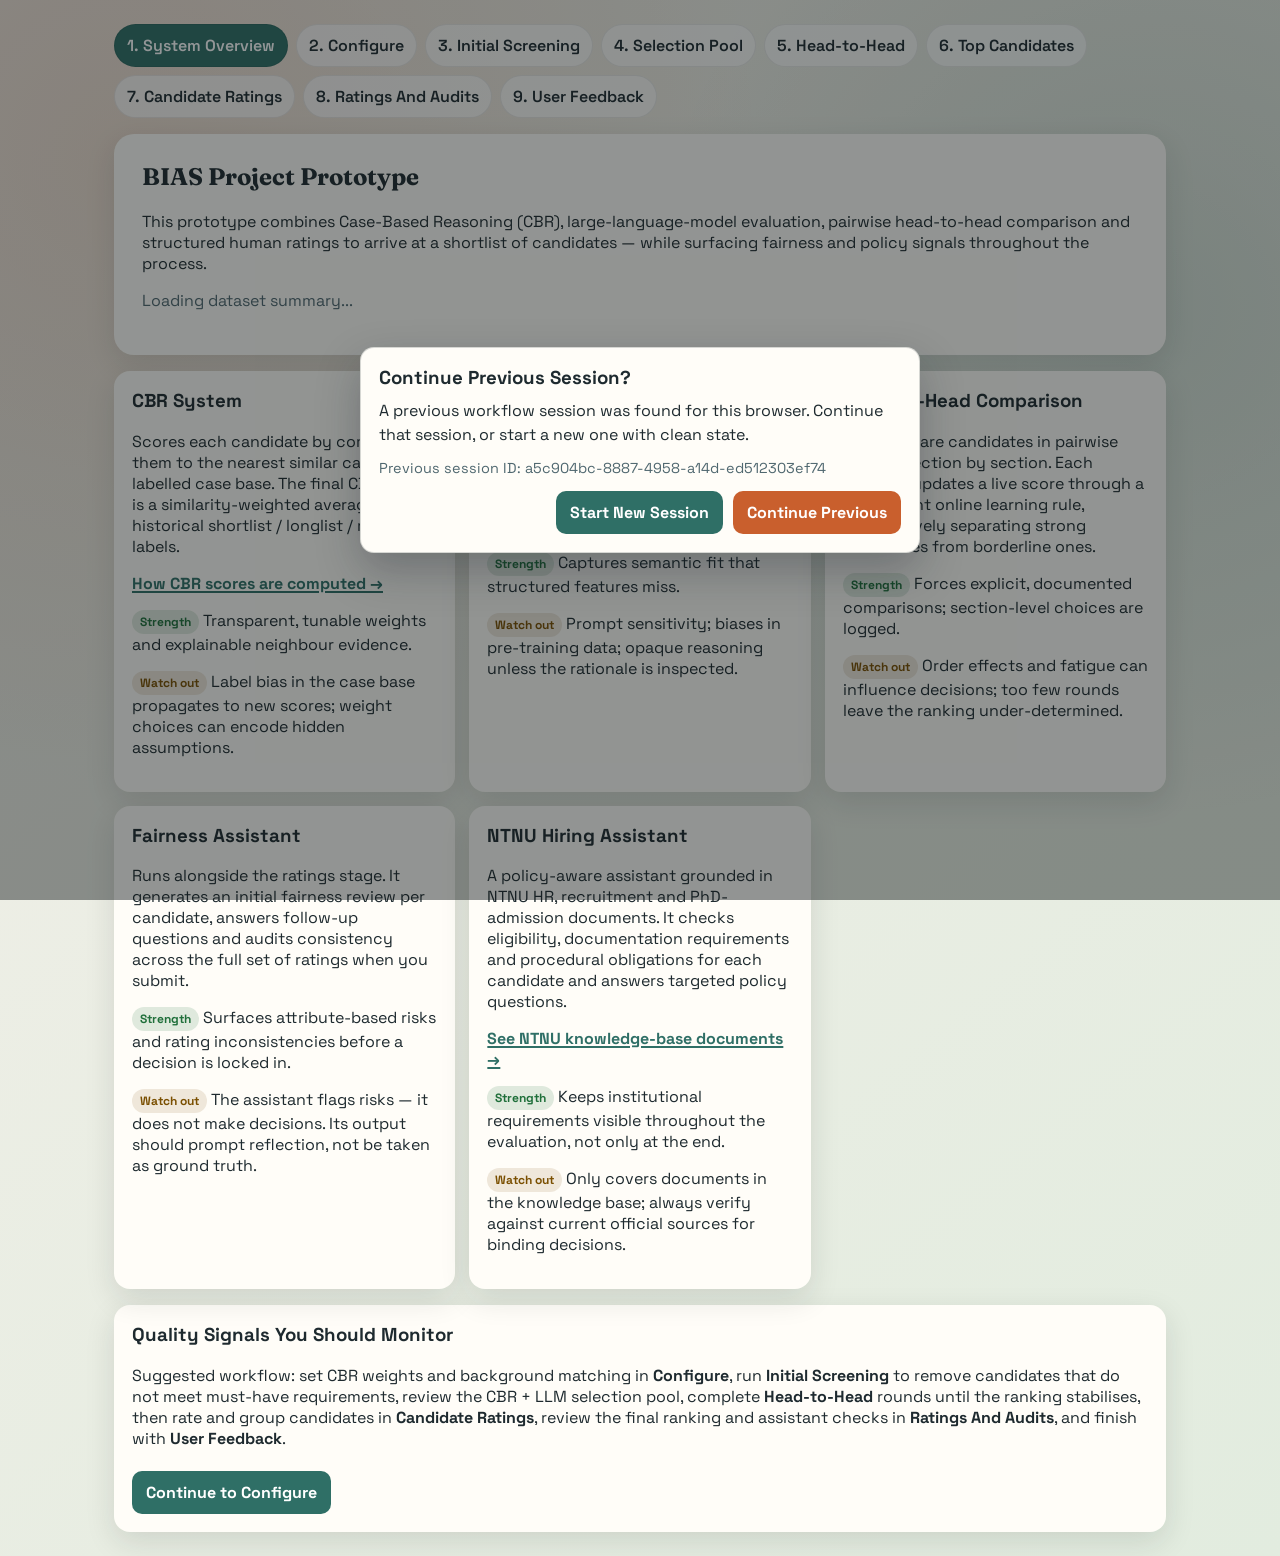
<file: static/index.html>
<!doctype html>
<html lang="en">
  <head>
    <meta charset="UTF-8" />
    <meta name="viewport" content="width=device-width, initial-scale=1.0" />
    <title>BIAS Project Prototype - Overview</title>
    <link rel="preconnect" href="https://fonts.googleapis.com" />
    <link rel="preconnect" href="https://fonts.gstatic.com" crossorigin />
    <link href="https://fonts.googleapis.com/css2?family=Fraunces:opsz,wght@9..144,600;9..144,800&family=Space+Grotesk:wght@400;500;700&display=swap" rel="stylesheet" />
      <link rel="stylesheet" href="/static/styles.css?v=20260615c" />
  </head>
  <body>
    <main>
      <nav data-workflow-nav data-active="overview"></nav>

      <section class="hero">
        <h1>BIAS Project Prototype</h1>
        <p>
          This prototype combines Case-Based Reasoning (CBR), large-language-model evaluation, pairwise
          head-to-head comparison and structured human ratings to arrive at a shortlist of candidates —
          while surfacing fairness and policy signals throughout the process.
        </p>
        <p class="muted" id="datasetSummary">Loading dataset summary...</p>
      </section>

      <section class="grid" style="margin-top: 16px">
        <article class="card">
          <h3>CBR System</h3>
          <p>
            Scores each candidate by comparing them to the nearest similar cases in a labelled case base.
            The final CBR score is a similarity-weighted average of historical shortlist / longlist / reject labels.
          </p>
          <p><a class="info-link" href="/cbr-scoring">How CBR scores are computed &rarr;</a></p>
          <p><span class="badge ok">Strength</span> Transparent, tunable weights and explainable neighbour evidence.</p>
          <p><span class="badge warn">Watch out</span> Label bias in the case base propagates to new scores; weight choices can encode hidden assumptions.</p>
        </article>

        <article class="card">
          <h3>LLM Evaluator</h3>
          <p>
            An LLM reads every candidate summary alongside the job ad and independently produces a
            shortlist and longlist. Its output seeds the head-to-head pool but does not replace human judgment.
          </p>
          <p><span class="badge ok">Strength</span> Captures semantic fit that structured features miss.</p>
          <p><span class="badge warn">Watch out</span> Prompt sensitivity; biases in pre-training data; opaque reasoning unless the rationale is inspected.</p>
        </article>

        <article class="card">
          <h3>Head-to-Head Comparison</h3>
          <p>
            You compare candidates in pairwise rounds, section by section. Each decision updates a
            live score through a lightweight online learning rule, progressively separating strong candidates
            from borderline ones.
          </p>
          <p><span class="badge ok">Strength</span> Forces explicit, documented comparisons; section-level choices are logged.</p>
          <p><span class="badge warn">Watch out</span> Order effects and fatigue can influence decisions; too few rounds leave the ranking under-determined.</p>
        </article>

        <article class="card">
          <h3>Fairness Assistant</h3>
          <p>
            Runs alongside the ratings stage. It generates an initial fairness review per candidate,
            answers follow-up questions and audits consistency across the full set of ratings when you submit.
          </p>
          <p><span class="badge ok">Strength</span> Surfaces attribute-based risks and rating inconsistencies before a decision is locked in.</p>
          <p><span class="badge warn">Watch out</span> The assistant flags risks — it does not make decisions. Its output should prompt reflection, not be taken as ground truth.</p>
        </article>

        <article class="card">
          <h3>NTNU Hiring Assistant</h3>
          <p>
            A policy-aware assistant grounded in NTNU HR, recruitment and PhD-admission documents.
            It checks eligibility, documentation requirements and procedural obligations for each candidate
            and answers targeted policy questions.
          </p>
          <p><a class="info-link" href="/ntnu-knowledge-base">See NTNU knowledge-base documents &rarr;</a></p>
          <p><span class="badge ok">Strength</span> Keeps institutional requirements visible throughout the evaluation, not only at the end.</p>
          <p><span class="badge warn">Watch out</span> Only covers documents in the knowledge base; always verify against current official sources for binding decisions.</p>
        </article>
      </section>

      <section class="card" style="margin-top: 16px">
        <h3>Quality Signals You Should Monitor</h3>
        <ul id="qualityNotes"></ul>
        <p style="margin-top: 12px">
          Suggested workflow: set CBR weights and background matching in <strong>Configure</strong>,
          run <strong>Initial Screening</strong> to remove candidates that do not meet must-have requirements,
          review the CBR + LLM selection pool, complete <strong>Head-to-Head</strong> rounds until the ranking
          stabilises, then rate and group candidates in <strong>Candidate Ratings</strong>, review the final
          ranking and assistant checks in <strong>Ratings And Audits</strong>, and finish with <strong>User Feedback</strong>.
        </p>
        <a class="btn secondary" href="/config" style="display:inline-block; text-decoration:none; margin-top:6px">Continue to Configure</a>
      </section>
    </main>

    <script src="/static/app.js?v=20260617a"></script>
    <script>
      window.Webtool.loadOverviewPage();
    </script>
  </body>
</html>
</file>
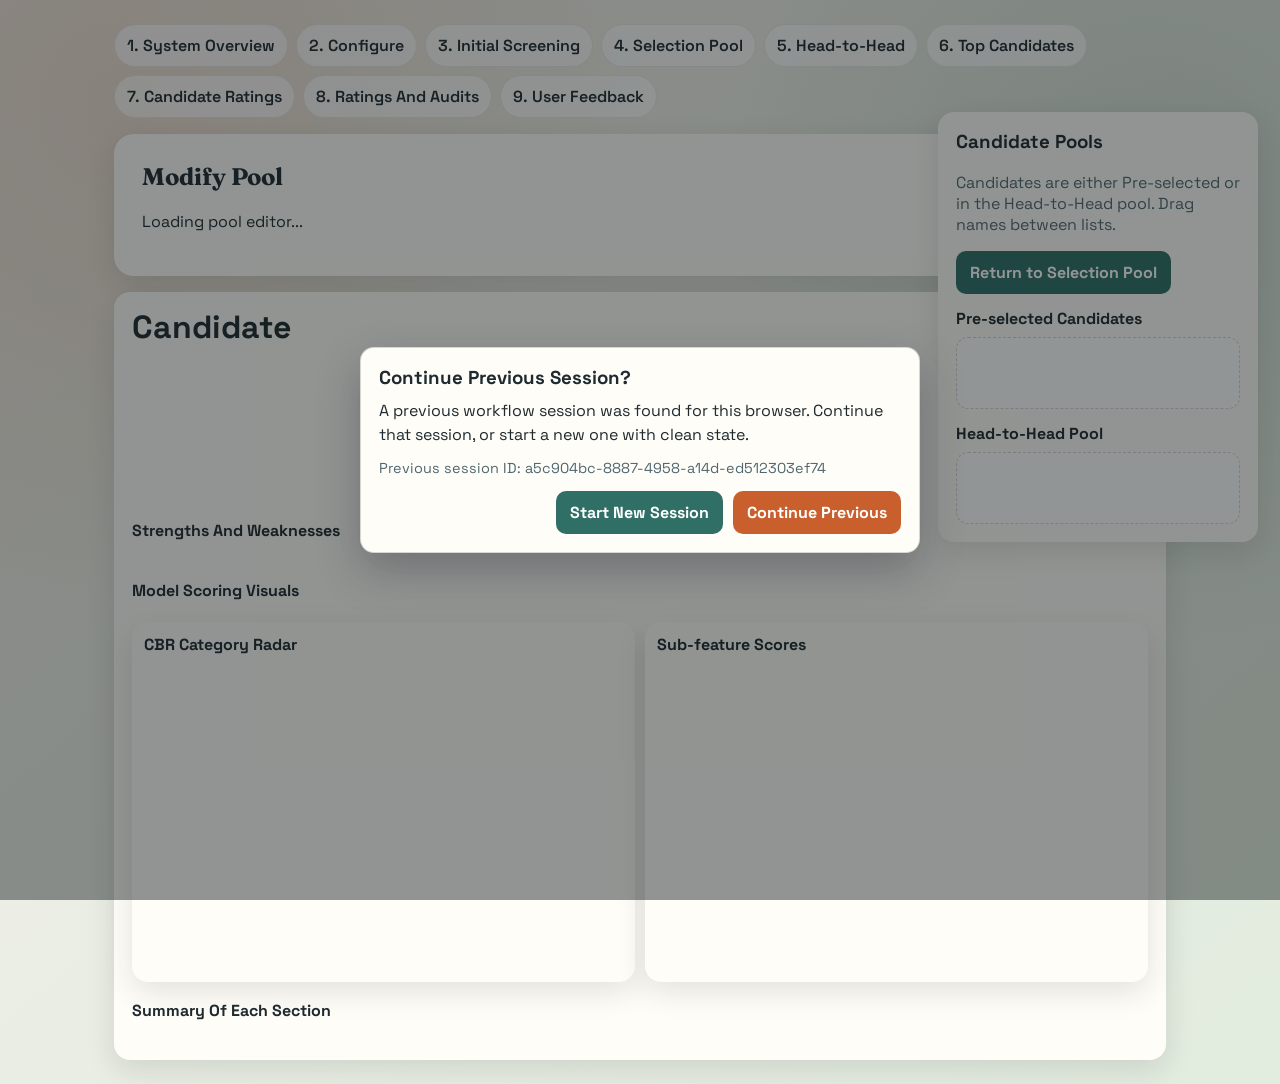
<file: static/candidate_profiles.html>
<!doctype html>
<html lang="en">
  <head>
    <meta charset="UTF-8" />
    <meta name="viewport" content="width=device-width, initial-scale=1.0" />
    <title>BIAS Prototype - Modify Pool</title>
    <link rel="preconnect" href="https://fonts.googleapis.com" />
    <link rel="preconnect" href="https://fonts.gstatic.com" crossorigin />
    <link href="https://fonts.googleapis.com/css2?family=Fraunces:opsz,wght@9..144,600;9..144,800&family=Space+Grotesk:wght@400;500;700&display=swap" rel="stylesheet" />
      <link rel="stylesheet" href="/static/styles.css?v=20260615c" />
  </head>
  <body class="candidate-profiles-page">
    <main>
      <nav data-workflow-nav></nav>

      <section class="hero">
        <h1>Modify Pool</h1>
        <p id="profileMeta">Loading pool editor...</p>
      </section>

      <section class="card profile-main-column" style="margin-top: 16px">
          <h2 id="profileCandidateTitle" class="profile-candidate-title">Candidate</h2>
          <p class="muted" id="profileCandidateSubtitle"></p>
          <div id="profilePoolActions" class="profile-pool-actions"></div>
          <div id="profileMaterialTabs" class="profile-top-tabs" aria-label="Profile sections"></div>
          <p class="muted" id="profilePoolStatus"></p>

          <div id="profileOverviewContent">
            <div class="profile-summary-grid" id="profileSummaryGrid"></div>

          <h4 style="margin-top: 18px">Strengths And Weaknesses</h4>
          <div id="profileStrengthWeakness" class="strength-weak-grid"></div>

            <h4 style="margin-top: 18px">Model Scoring Visuals</h4>
            <div class="profile-visuals-grid">
              <section class="card profile-visual-card" style="padding: 12px">
                <h4 style="margin-top:0">CBR Category Radar</h4>
                <canvas id="profileRadarChart" height="260"></canvas>
                <div id="profileRadarLegend" class="muted" style="margin-top: 8px"></div>
                <div id="profileRadarScores" class="profile-radar-scores"></div>
              </section>
              <section class="card profile-visual-card profile-subfeatures-card" style="padding: 12px">
                <div class="profile-subfeatures-header">
                  <h4 style="margin-top:0">Sub-feature Scores</h4>
                  <button type="button" id="profileSubfeaturesToggle" class="profile-subfeatures-toggle" hidden aria-expanded="false">View all</button>
                </div>
                <div id="profileSubfeatureBarsWrap" class="profile-subfeatures-wrap">
                  <div id="profileSubfeatureBars"></div>
                </div>
              </section>
            </div>

            <h4 style="margin-top: 18px">Summary Of Each Section</h4>
            <div id="profileSectionSummaries" class="profile-summary-sections"></div>
          </div>

          <div id="profileMaterialContent" hidden>
            <h3 id="profileDocumentTitle">Document</h3>
            <div id="profileDocumentBody" class="profile-document-body"></div>
          </div>
      </section>

    </main>

    <aside class="card profile-pools-floating">
      <h3 style="margin-top:0">Candidate Pools</h3>
      <p class="muted">Candidates are either Pre-selected or in the Head-to-Head pool. Drag names between lists.</p>

      <div class="profile-pools-actions">
        <a class="btn secondary" href="/model-snapshot" style="display:inline-block; text-decoration:none">Return to Selection Pool</a>
      </div>

      <section class="profile-pool-section">
        <h4>Pre-selected Candidates</h4>
        <div id="preselectedCandidatesList" class="profile-pool-list" data-pool-key="preselected"></div>
      </section>

      <section class="profile-pool-section">
        <h4>Head-to-Head Pool</h4>
        <div id="h2hPoolCandidatesList" class="profile-pool-list" data-pool-key="h2h"></div>
      </section>
    </aside>

    <script src="/static/app.js?v=20260617a"></script>
    <script>
      window.Webtool.loadCandidateProfilesPage();
    </script>
  </body>
</html>
</file>
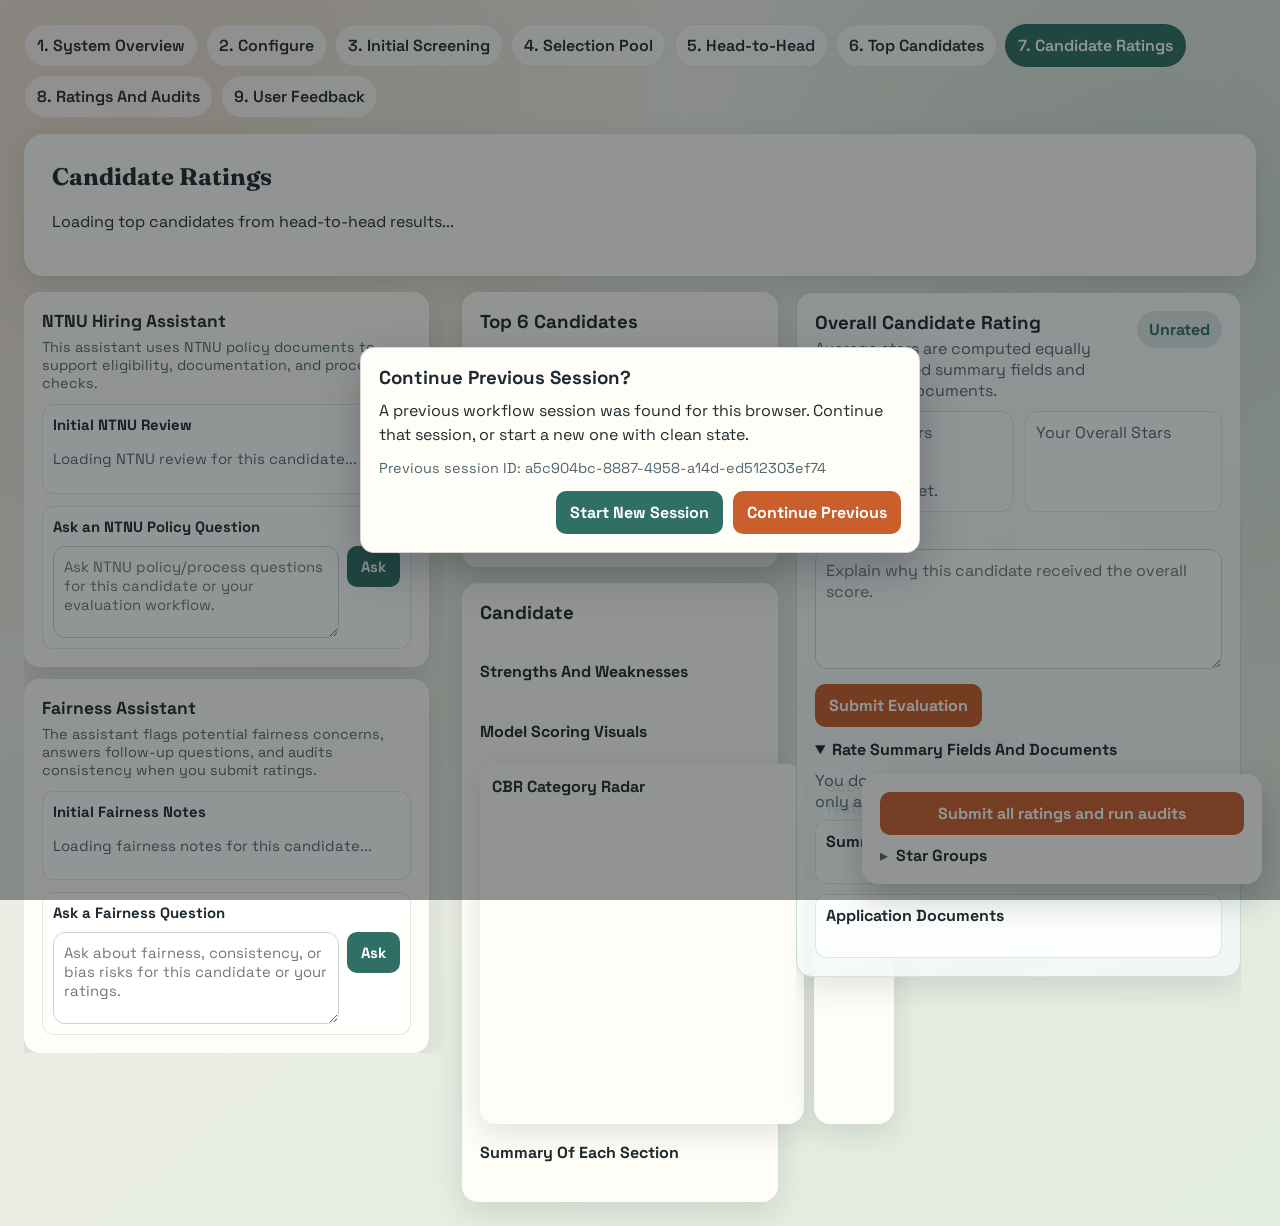
<file: static/candidate_ratings.html>
<!doctype html>
<html lang="en">
  <head>
    <meta charset="UTF-8" />
    <meta name="viewport" content="width=device-width, initial-scale=1.0" />
    <title>BIAS Prototype - Candidate Ratings</title>
    <link rel="preconnect" href="https://fonts.googleapis.com" />
    <link rel="preconnect" href="https://fonts.gstatic.com" crossorigin />
    <link href="https://fonts.googleapis.com/css2?family=Fraunces:opsz,wght@9..144,600;9..144,800&family=Space+Grotesk:wght@400;500;700&display=swap" rel="stylesheet" />
      <link rel="stylesheet" href="/static/styles.css?v=20260616c" />
  </head>
  <body>
    <main class="candidate-ratings-page">
      <nav data-workflow-nav data-active="candidate-ratings"></nav>

      <section class="hero">
        <h1>Candidate Ratings</h1>
        <p id="candidateRatingsMeta">Loading top candidates from head-to-head results...</p>
      </section>

      <div class="candidate-ratings-layout">
        <aside class="candidate-ratings-sidebar candidate-ratings-sidebar-left">
          <section class="card fairness-chatbot-card ntnu-chatbot-card">
            <h3>NTNU Hiring Assistant</h3>
            <p class="muted">This assistant uses NTNU policy documents to support eligibility, documentation, and procedural checks.</p>

            <div class="fairness-block">
              <h4 style="margin:0 0 6px">Initial NTNU Review</h4>
              <p id="ntnuInitialStatus" class="muted">Loading NTNU review for this candidate...</p>
              <div id="ntnuInitialReview" class="fairness-output"></div>
            </div>

            <div class="fairness-block" style="margin-top:12px">
              <h4 style="margin:0 0 6px">Ask an NTNU Policy Question</h4>
              <div id="ntnuChatLog" class="fairness-chat-log"></div>
              <div class="fairness-qa-row">
                <textarea id="ntnuQuestionInput" placeholder="Ask NTNU policy/process questions for this candidate or your evaluation workflow."></textarea>
                <button type="button" class="btn secondary" id="ntnuAskBtn">Ask</button>
              </div>
            </div>
          </section>

          <section class="card fairness-chatbot-card">
            <h3>Fairness Assistant</h3>
            <p class="muted">The assistant flags potential fairness concerns, answers follow-up questions, and audits consistency when you submit ratings.</p>

            <div class="fairness-block">
              <h4 style="margin:0 0 6px">Initial Fairness Notes</h4>
              <p id="fairnessInitialStatus" class="muted">Loading fairness notes for this candidate...</p>
              <div id="fairnessInitialReview" class="fairness-output"></div>
            </div>

            <div class="fairness-block" style="margin-top:12px">
              <h4 style="margin:0 0 6px">Ask a Fairness Question</h4>
              <div id="fairnessChatLog" class="fairness-chat-log"></div>
              <div class="fairness-qa-row">
                <textarea id="fairnessQuestionInput" placeholder="Ask about fairness, consistency, or bias risks for this candidate or your ratings."></textarea>
                <button type="button" class="btn secondary" id="fairnessAskBtn">Ask</button>
              </div>
            </div>
          </section>
        </aside>

        <div class="candidate-ratings-main">
          <section id="topCandidatesCard" class="card" style="margin-top: 16px">
            <h3>Top 6 Candidates</h3>
            <div id="ratingCandidateList" class="profile-top-tabs rating-candidate-tabs"></div>
          </section>

          <section class="card" style="margin-top: 16px">
            <h3>Profile Views</h3>
            <p class="muted">Select a tab to switch between profile overview, full application documents, and sensitive information.</p>
            <div id="profileMaterialTabs" class="profile-top-tabs" aria-label="Profile sections"></div>
          </section>

          <section class="card profile-main-column" style="margin-top: 16px">
            <div id="profileOverviewContent">
              <h3 id="profileCandidateTitle">Candidate</h3>
              <p class="muted" id="profileCandidateSubtitle"></p>
              <div class="profile-summary-grid" id="profileSummaryGrid"></div>

              <h4 style="margin-top: 18px">Strengths And Weaknesses</h4>
              <div id="profileStrengthWeakness" class="strength-weak-grid"></div>

              <h4 style="margin-top: 18px">Model Scoring Visuals</h4>
              <div class="profile-visuals-grid">
                <section class="card profile-visual-card" style="padding: 12px">
                  <h4 style="margin-top:0">CBR Category Radar</h4>
                  <canvas id="profileRadarChart" height="260"></canvas>
                  <div id="profileRadarLegend" class="muted" style="margin-top: 8px"></div>
                </section>
                <section class="card profile-visual-card profile-subfeatures-card" style="padding: 12px">
                  <div class="profile-subfeatures-header">
                    <h4 style="margin-top:0">Sub-feature Scores</h4>
                    <button type="button" id="profileSubfeaturesToggle" class="profile-subfeatures-toggle" hidden aria-expanded="false">View all</button>
                  </div>
                  <div id="profileSubfeatureBarsWrap" class="profile-subfeatures-wrap">
                    <div id="profileSubfeatureBars"></div>
                  </div>
                </section>
              </div>

              <h4 style="margin-top: 18px">Summary Of Each Section</h4>
              <div id="profileSectionSummaries" class="profile-summary-sections"></div>
            </div>

            <div id="profileMaterialContent" hidden>
              <h3 id="profileDocumentTitle">Document</h3>
              <div id="profileDocumentRatingControl" class="rating-inline-control"></div>
              <div id="profileDocumentBody" class="profile-document-body"></div>
            </div>

            <div id="profileSensitiveContent" hidden>
              <h3>Sensitive Information</h3>
              <section class="profile-summary-section-card" style="margin-top: 8px">
                <h4 style="margin-top:0">Real Candidate Name</h4>
                <div id="profileSensitiveRealName" class="section-summary-body"></div>
              </section>
              <section class="profile-summary-section-card" style="margin-top: 10px">
                <h4 style="margin-top:0">Sensitive Attributes</h4>
                <div id="profileSensitiveAttributes" class="section-summary-body"></div>
              </section>
            </div>
          </section>
        </div>

        <aside class="candidate-ratings-sidebar">
          <section class="card rating-utility-card rating-scoreboard-card">
            <div class="rating-scoreboard-header">
              <div>
                <h3 style="margin:0">Overall Candidate Rating</h3>
                <p class="muted" style="margin:4px 0 0">Average stars are computed equally across all rated summary fields and application documents.</p>
              </div>
              <div id="ratingFinalStarsBadge" class="rating-final-badge">Unrated</div>
            </div>
            <div class="rating-scoreboard-grid">
              <div class="rating-score-item">
                <span class="muted">Average Stars</span>
                <strong id="ratingWeightedAverageValue">-</strong>
                <span class="muted" id="ratingWeightedAverageMeta">No ratings yet.</span>
              </div>
              <div class="rating-score-item">
                <span class="muted">Your Overall Stars</span>
                <div id="ratingOverallStarsControl"></div>
              </div>
            </div>

            <label for="ratingOverallJustification" style="margin-top: 10px">Justification</label>
            <textarea id="ratingOverallJustification" placeholder="Explain why this candidate received the overall score."></textarea>
            <div style="margin-top:10px; display:flex; gap:10px; align-items:center; flex-wrap:wrap;">
              <button type="button" class="btn primary" id="ratingSubmitEvaluationBtn">Submit Evaluation</button>
              <span id="ratingSubmitEvaluationStatus" class="muted"></span>
            </div>

            <details id="ratingScoreDetails" open style="margin-top: 12px">
              <summary>
                <strong>Rate Summary Fields And Documents</strong>
              </summary>
              <section class="rating-utility-inner" style="margin-top: 10px">
                <p class="muted" style="margin:0 0 8px">You do not need to rate every field. These ratings are only a baseline to inform your overall rating.</p>
                <div class="rating-panels-grid">
                  <section class="rating-panel">
                    <h4 style="margin-top:0">Summary Fields</h4>
                    <div id="summaryFieldRatings" class="rating-rows"></div>
                  </section>
                  <section class="rating-panel">
                    <h4 style="margin-top:0">Application Documents</h4>
                    <div id="documentFieldRatings" class="rating-rows"></div>
                  </section>
                </div>
              </section>
            </details>
          </section>

          <section class="card rating-groups-collapsible-card rating-actions-sticky" style="margin-top: 12px">
            <button type="button" class="btn primary" id="submitAllRatingsRunAuditsBtn" style="width:100%">Submit all ratings and run audits</button>
            <details id="ratingGroupsDetails" style="margin-top: 10px">
              <summary>
                <strong>Star Groups</strong>
              </summary>
              <p class="muted">Candidates are grouped by final stars (overall stars if provided, otherwise rounded average stars).</p>
              <div id="ratingGroups" class="rating-groups-grid"></div>
            </details>
          </section>
        </aside>
      </div>
    </main>

    <script src="/static/app.js?v=20260617a"></script>
    <script>
      window.Webtool.loadCandidateRatingsPage();
    </script>
  </body>
</html>
</file>
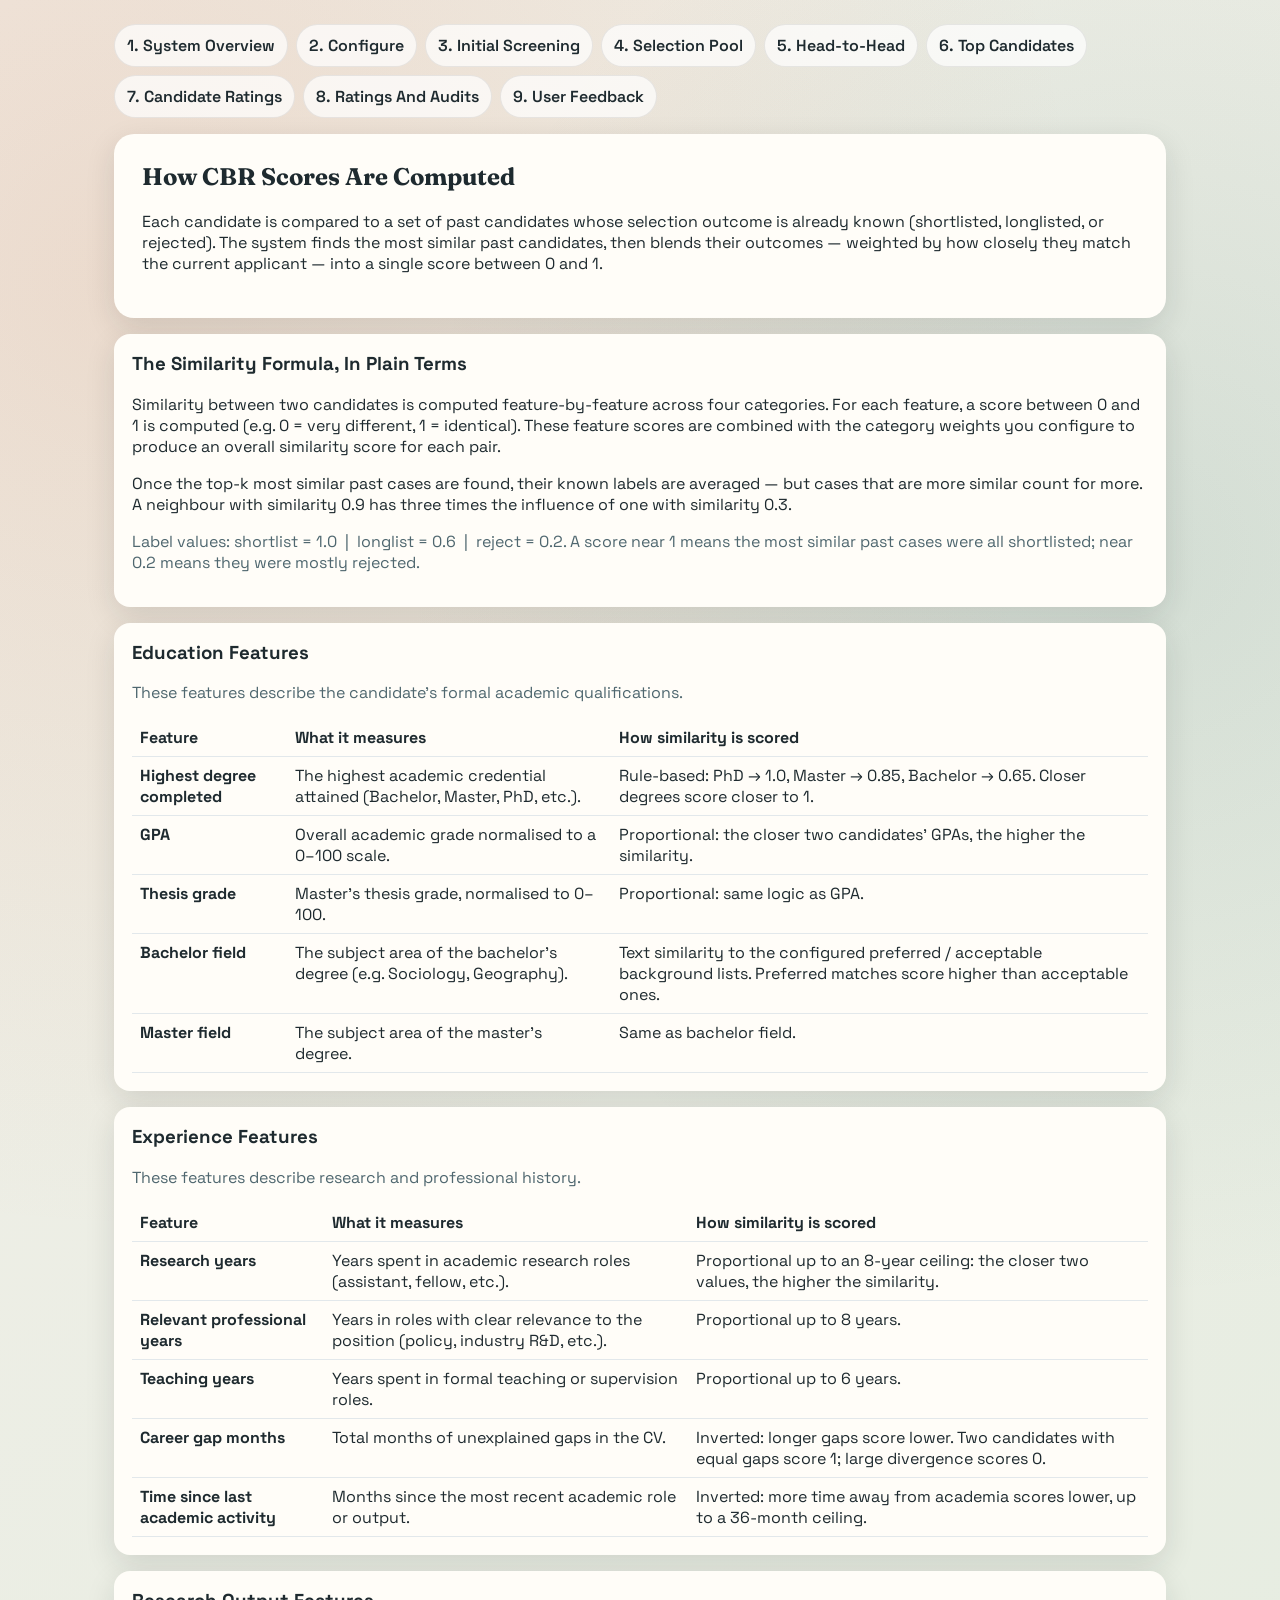
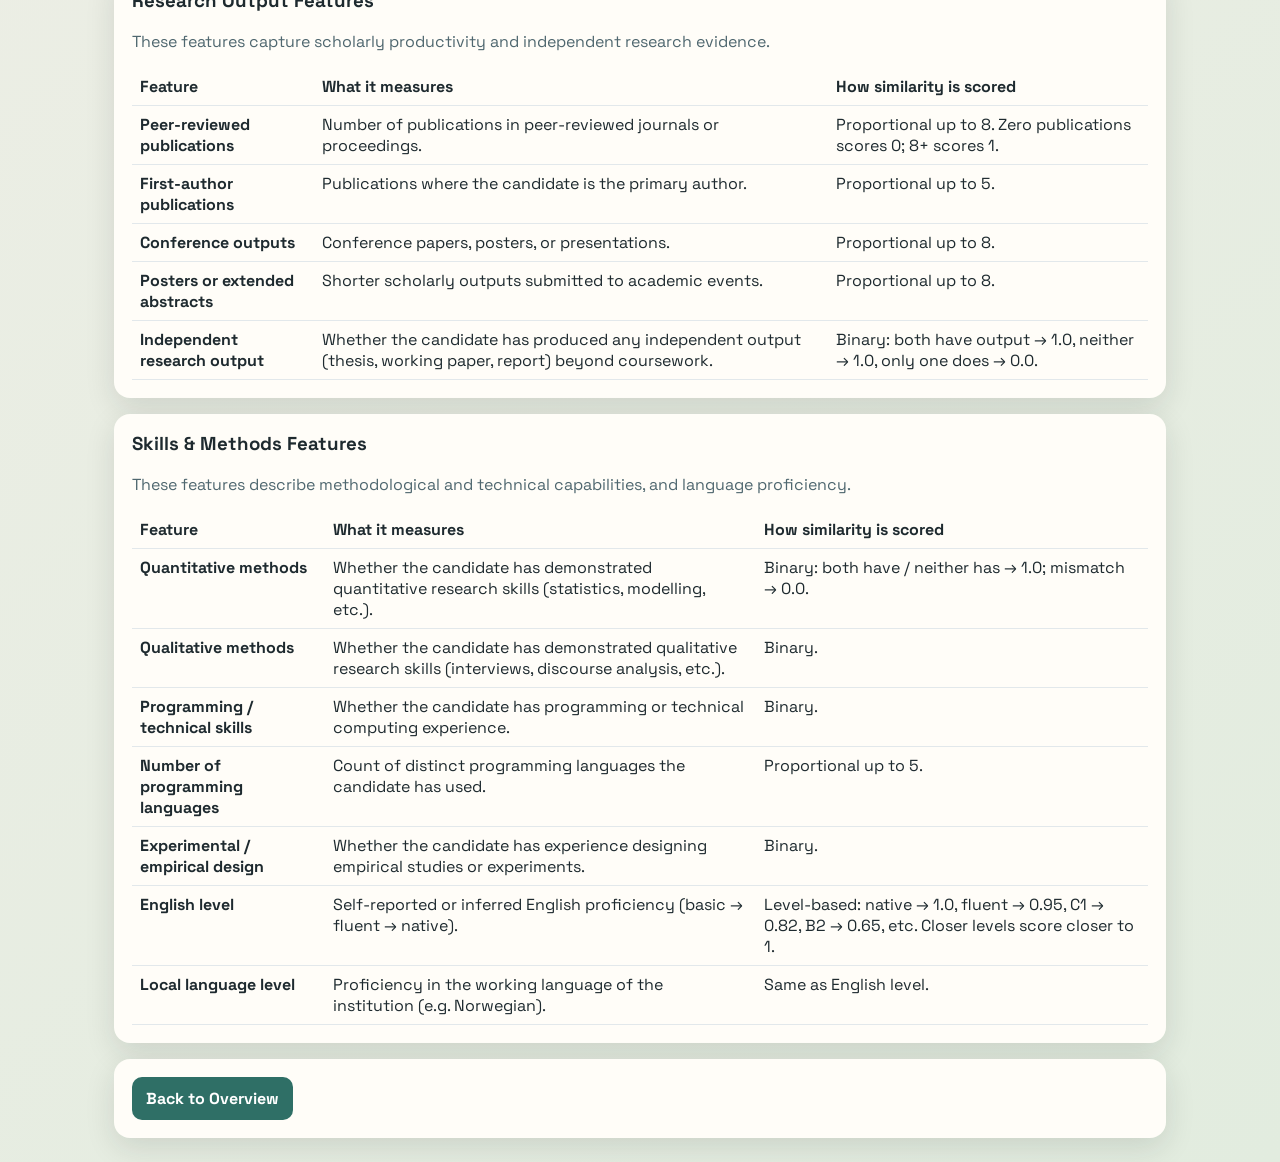
<file: static/cbr_scoring.html>
<!doctype html>
<html lang="en">
  <head>
    <meta charset="UTF-8" />
    <meta name="viewport" content="width=device-width, initial-scale=1.0" />
    <title>How CBR Scores Are Computed</title>
    <link rel="preconnect" href="https://fonts.googleapis.com" />
    <link rel="preconnect" href="https://fonts.gstatic.com" crossorigin />
    <link href="https://fonts.googleapis.com/css2?family=Fraunces:opsz,wght@9..144,600;9..144,800&family=Space+Grotesk:wght@400;500;700&display=swap" rel="stylesheet" />
    <link rel="stylesheet" href="/static/styles.css?v=20260615a" />
  </head>
  <body>
    <main>
      <nav data-workflow-nav></nav>

      <section class="hero">
        <h1>How CBR Scores Are Computed</h1>
        <p>
          Each candidate is compared to a set of past candidates whose selection outcome is already known
          (shortlisted, longlisted, or rejected). The system finds the most similar past candidates,
          then blends their outcomes — weighted by how closely they match the current applicant — into a
          single score between 0 and 1.
        </p>
      </section>

      <section class="card" style="margin-top: 16px">
        <h3>The Similarity Formula, In Plain Terms</h3>
        <p>
          Similarity between two candidates is computed feature-by-feature across four categories.
          For each feature, a score between 0 and 1 is computed (e.g. 0 = very different, 1 = identical).
          These feature scores are combined with the category weights you configure to produce an
          overall similarity score for each pair.
        </p>
        <p>
          Once the top-k most similar past cases are found, their known labels are averaged — but cases
          that are more similar count for more. A neighbour with similarity 0.9 has three times the
          influence of one with similarity 0.3.
        </p>
        <p class="muted">
          Label values: shortlist = 1.0 &nbsp;|&nbsp; longlist = 0.6 &nbsp;|&nbsp; reject = 0.2.
          A score near 1 means the most similar past cases were all shortlisted; near 0.2 means they
          were mostly rejected.
        </p>
      </section>

      <section class="card" style="margin-top: 16px">
        <h3>Education Features</h3>
        <p class="muted">These features describe the candidate's formal academic qualifications.</p>
        <table>
          <thead><tr><th>Feature</th><th>What it measures</th><th>How similarity is scored</th></tr></thead>
          <tbody>
            <tr><td><strong>Highest degree completed</strong></td><td>The highest academic credential attained (Bachelor, Master, PhD, etc.).</td><td>Rule-based: PhD → 1.0, Master → 0.85, Bachelor → 0.65. Closer degrees score closer to 1.</td></tr>
            <tr><td><strong>GPA</strong></td><td>Overall academic grade normalised to a 0–100 scale.</td><td>Proportional: the closer two candidates' GPAs, the higher the similarity.</td></tr>
            <tr><td><strong>Thesis grade</strong></td><td>Master's thesis grade, normalised to 0–100.</td><td>Proportional: same logic as GPA.</td></tr>
            <tr><td><strong>Bachelor field</strong></td><td>The subject area of the bachelor's degree (e.g. Sociology, Geography).</td><td>Text similarity to the configured preferred / acceptable background lists. Preferred matches score higher than acceptable ones.</td></tr>
            <tr><td><strong>Master field</strong></td><td>The subject area of the master's degree.</td><td>Same as bachelor field.</td></tr>
          </tbody>
        </table>
      </section>

      <section class="card" style="margin-top: 16px">
        <h3>Experience Features</h3>
        <p class="muted">These features describe research and professional history.</p>
        <table>
          <thead><tr><th>Feature</th><th>What it measures</th><th>How similarity is scored</th></tr></thead>
          <tbody>
            <tr><td><strong>Research years</strong></td><td>Years spent in academic research roles (assistant, fellow, etc.).</td><td>Proportional up to an 8-year ceiling: the closer two values, the higher the similarity.</td></tr>
            <tr><td><strong>Relevant professional years</strong></td><td>Years in roles with clear relevance to the position (policy, industry R&amp;D, etc.).</td><td>Proportional up to 8 years.</td></tr>
            <tr><td><strong>Teaching years</strong></td><td>Years spent in formal teaching or supervision roles.</td><td>Proportional up to 6 years.</td></tr>
            <tr><td><strong>Career gap months</strong></td><td>Total months of unexplained gaps in the CV.</td><td>Inverted: longer gaps score lower. Two candidates with equal gaps score 1; large divergence scores 0.</td></tr>
            <tr><td><strong>Time since last academic activity</strong></td><td>Months since the most recent academic role or output.</td><td>Inverted: more time away from academia scores lower, up to a 36-month ceiling.</td></tr>
          </tbody>
        </table>
      </section>

      <section class="card" style="margin-top: 16px">
        <h3>Research Output Features</h3>
        <p class="muted">These features capture scholarly productivity and independent research evidence.</p>
        <table>
          <thead><tr><th>Feature</th><th>What it measures</th><th>How similarity is scored</th></tr></thead>
          <tbody>
            <tr><td><strong>Peer-reviewed publications</strong></td><td>Number of publications in peer-reviewed journals or proceedings.</td><td>Proportional up to 8. Zero publications scores 0; 8+ scores 1.</td></tr>
            <tr><td><strong>First-author publications</strong></td><td>Publications where the candidate is the primary author.</td><td>Proportional up to 5.</td></tr>
            <tr><td><strong>Conference outputs</strong></td><td>Conference papers, posters, or presentations.</td><td>Proportional up to 8.</td></tr>
            <tr><td><strong>Posters or extended abstracts</strong></td><td>Shorter scholarly outputs submitted to academic events.</td><td>Proportional up to 8.</td></tr>
            <tr><td><strong>Independent research output</strong></td><td>Whether the candidate has produced any independent output (thesis, working paper, report) beyond coursework.</td><td>Binary: both have output → 1.0, neither → 1.0, only one does → 0.0.</td></tr>
          </tbody>
        </table>
      </section>

      <section class="card" style="margin-top: 16px">
        <h3>Skills &amp; Methods Features</h3>
        <p class="muted">These features describe methodological and technical capabilities, and language proficiency.</p>
        <table>
          <thead><tr><th>Feature</th><th>What it measures</th><th>How similarity is scored</th></tr></thead>
          <tbody>
            <tr><td><strong>Quantitative methods</strong></td><td>Whether the candidate has demonstrated quantitative research skills (statistics, modelling, etc.).</td><td>Binary: both have / neither has → 1.0; mismatch → 0.0.</td></tr>
            <tr><td><strong>Qualitative methods</strong></td><td>Whether the candidate has demonstrated qualitative research skills (interviews, discourse analysis, etc.).</td><td>Binary.</td></tr>
            <tr><td><strong>Programming / technical skills</strong></td><td>Whether the candidate has programming or technical computing experience.</td><td>Binary.</td></tr>
            <tr><td><strong>Number of programming languages</strong></td><td>Count of distinct programming languages the candidate has used.</td><td>Proportional up to 5.</td></tr>
            <tr><td><strong>Experimental / empirical design</strong></td><td>Whether the candidate has experience designing empirical studies or experiments.</td><td>Binary.</td></tr>
            <tr><td><strong>English level</strong></td><td>Self-reported or inferred English proficiency (basic → fluent → native).</td><td>Level-based: native → 1.0, fluent → 0.95, C1 → 0.82, B2 → 0.65, etc. Closer levels score closer to 1.</td></tr>
            <tr><td><strong>Local language level</strong></td><td>Proficiency in the working language of the institution (e.g. Norwegian).</td><td>Same as English level.</td></tr>
          </tbody>
        </table>
      </section>

      <section class="card" style="margin-top: 16px">
        <a class="btn secondary" href="/" style="display:inline-block; text-decoration:none;">Back to Overview</a>
      </section>
    </main>
    <script src="/static/app.js?v=20260617a"></script>
  </body>
</html>
</file>
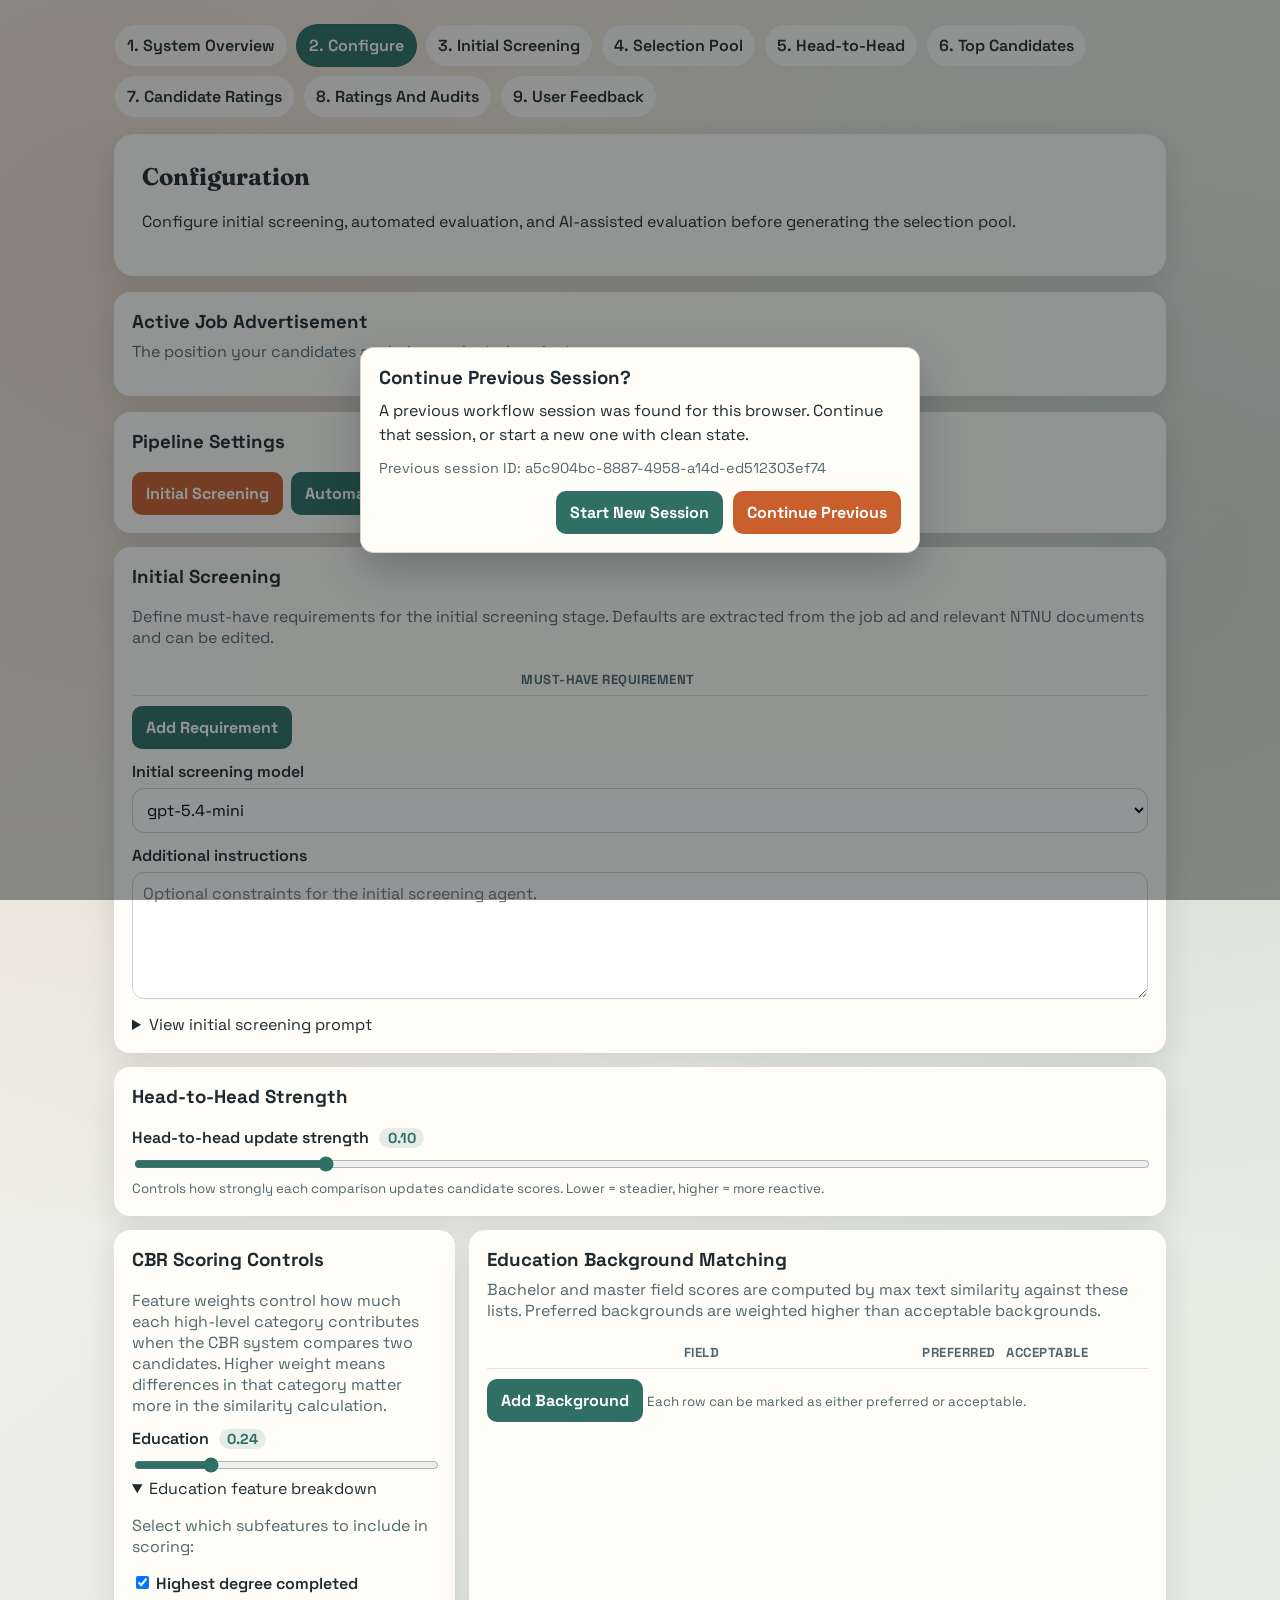
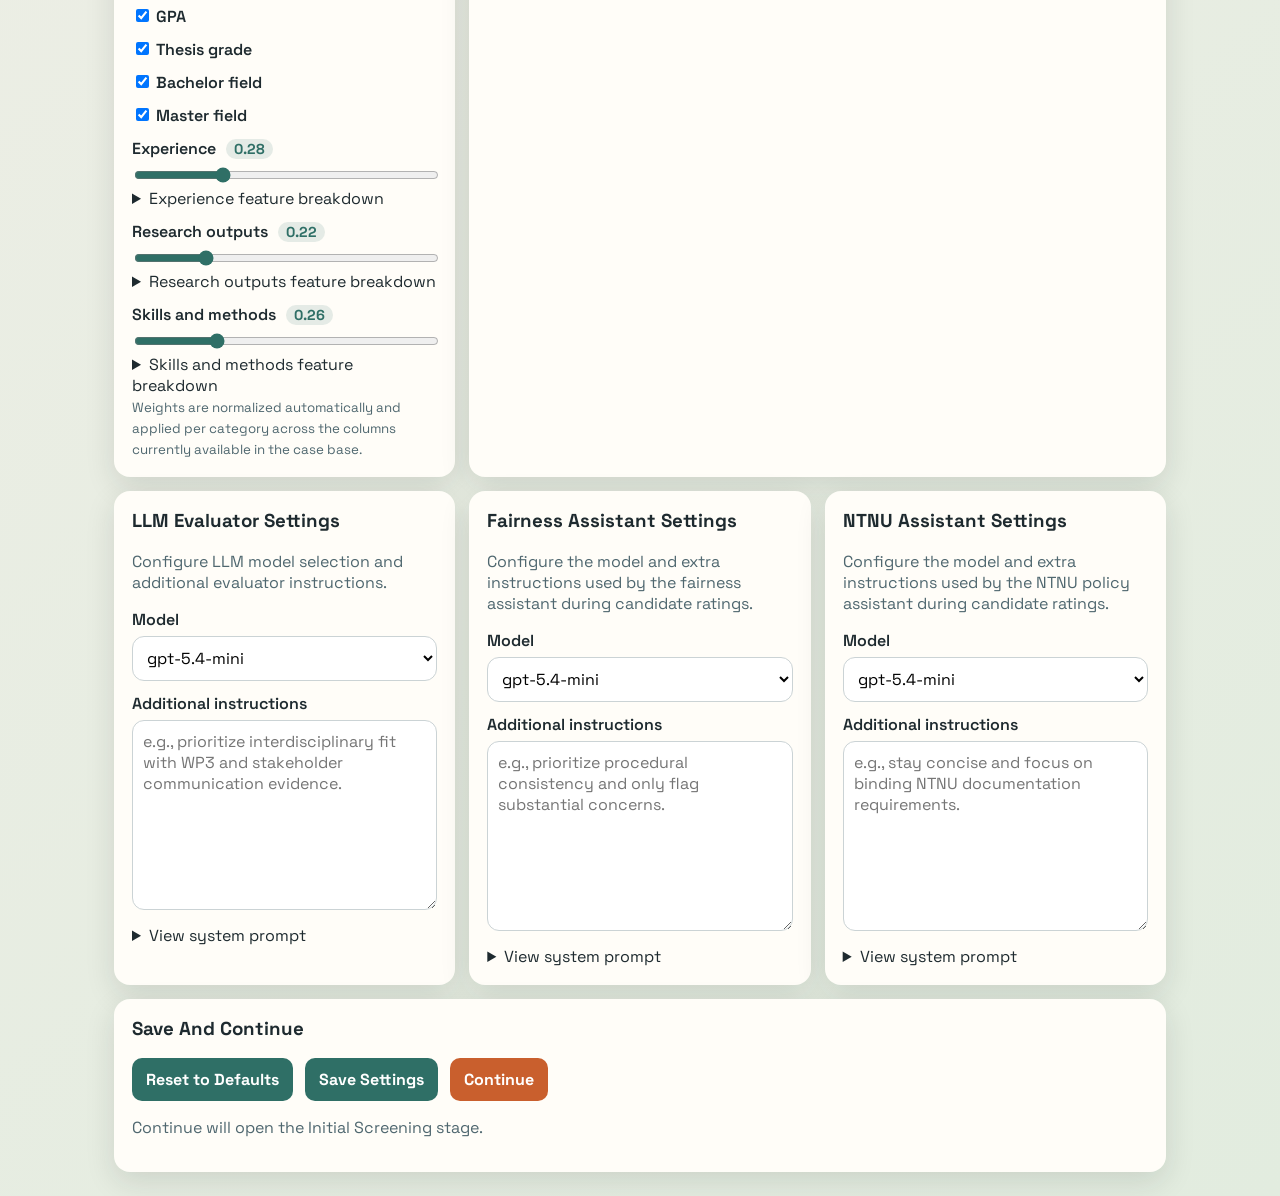
<file: static/config.html>
<!doctype html>
<html lang="en">
  <head>
    <meta charset="UTF-8" />
    <meta name="viewport" content="width=device-width, initial-scale=1.0" />
    <title>BIAS Prototype - Config</title>
    <link rel="preconnect" href="https://fonts.googleapis.com" />
    <link rel="preconnect" href="https://fonts.gstatic.com" crossorigin />
    <link href="https://fonts.googleapis.com/css2?family=Fraunces:opsz,wght@9..144,600;9..144,800&family=Space+Grotesk:wght@400;500;700&display=swap" rel="stylesheet" />
      <link rel="stylesheet" href="/static/styles.css?v=20260615c" />
  </head>
  <body>
    <main>
      <nav data-workflow-nav data-active="config"></nav>

      <section class="hero">
        <h1>Configuration</h1>
        <p>Configure initial screening, automated evaluation, and AI-assisted evaluation before generating the selection pool.</p>
      </section>

      <section class="card" style="margin-top: 16px">
        <h3 style="margin:0 0 8px">Active Job Advertisement</h3>
        <p class="muted" style="margin-top:0">The position your candidates are being evaluated against.</p>
        <div id="jobAdSections"></div>
      </section>

      <form id="configForm" class="grid" style="margin-top: 16px" action="/preselection" method="get">
        <section class="card" style="grid-column: 1 / -1">
          <h3>Pipeline Settings</h3>
          <div class="config-tabs" style="margin-top:10px">
            <button type="button" class="btn secondary active" data-config-tab="initial" aria-pressed="true">Initial Screening</button>
            <button type="button" class="btn secondary" data-config-tab="automated" aria-pressed="false">Automated Evaluation</button>
            <button type="button" class="btn secondary" data-config-tab="ai" aria-pressed="false">AI-Assisted Evaluation</button>
          </div>
        </section>

        <section class="card" data-config-panel="initial" style="grid-column: 1 / -1">
          <h3>Initial Screening</h3>
          <p class="muted" style="margin-top:0">
            Define must-have requirements for the initial screening stage. Defaults are extracted from the job ad and relevant NTNU documents and can be edited.
          </p>
          <table class="background-entries-table">
            <colgroup>
              <col class="background-col-field" />
              <col class="background-col-actions" />
            </colgroup>
            <thead>
              <tr>
                <th>Must-have requirement</th>
                <th></th>
              </tr>
            </thead>
            <tbody id="initialRequirementEntries" class="background-entries"></tbody>
          </table>
          <button type="button" class="btn secondary" id="addRequirementEntryBtn" style="margin-top:10px">Add Requirement</button>

          <label for="preselectionModelSelect">Initial screening model</label>
          <select id="preselectionModelSelect">
            <option value="gpt-5.4-mini">gpt-5.4-mini</option>
            <option value="gpt-5-nano">gpt-5-nano</option>
          </select>
          <label for="preselectionAdditionalInstructions">Additional instructions</label>
          <textarea id="preselectionAdditionalInstructions" rows="5" placeholder="Optional constraints for the initial screening agent."></textarea>
          <details style="margin-top: 10px">
            <summary>View initial screening prompt</summary>
            <pre id="preselectionPromptPreview" style="white-space: pre-wrap; margin-top: 8px"></pre>
          </details>
        </section>

        <section class="card" data-config-panel="ai" style="grid-column: 1 / -1">
          <h3>Head-to-Head Strength</h3>
          <label for="h2hEta">Head-to-head update strength <span class="slider-value" id="h2hEtaValue">0.10</span></label>
          <input id="h2hEta" type="range" min="0.01" max="0.50" step="0.01" value="0.10" />
          <small>Controls how strongly each comparison updates candidate scores. Lower = steadier, higher = more reactive.</small>
        </section>

        <section class="card" id="cbrConfigPanel" data-config-panel="automated">
          <h3>CBR Scoring Controls</h3>
          <p class="muted" style="margin: 12px 0 0">
            Feature weights control how much each high-level category contributes when the CBR system compares two candidates.
            Higher weight means differences in that category matter more in the similarity calculation.
          </p>

          <label for="wEducation">Education <span class="slider-value" id="wEducationValue">0.24</span></label>
          <input id="wEducation" type="range" min="0" max="1" step="0.01" value="0.24" />
          <details open>
            <summary>Education feature breakdown</summary>
            <p class="muted">Select which subfeatures to include in scoring:</p>
            <label><input type="checkbox" data-subfeature-category="education" data-subfeature-key="highest_degree_completed" checked /> Highest degree completed</label>
            <label><input type="checkbox" data-subfeature-category="education" data-subfeature-key="gpa_normalized_0_100" checked /> GPA</label>
            <label><input type="checkbox" data-subfeature-category="education" data-subfeature-key="master_thesis_grade_normalized_0_100" checked /> Thesis grade</label>
            <label><input type="checkbox" data-subfeature-category="education" data-subfeature-key="bachelor_field" checked /> Bachelor field</label>
            <label><input type="checkbox" data-subfeature-category="education" data-subfeature-key="master_field" checked /> Master field</label>
          </details>

          <label for="wExperience">Experience <span class="slider-value" id="wExperienceValue">0.28</span></label>
          <input id="wExperience" type="range" min="0" max="1" step="0.01" value="0.28" />
          <details>
            <summary>Experience feature breakdown</summary>
            <p class="muted">Select which subfeatures to include in scoring:</p>
            <label><input type="checkbox" data-subfeature-category="experience" data-subfeature-key="years_research_experience" checked /> Research years</label>
            <label><input type="checkbox" data-subfeature-category="experience" data-subfeature-key="years_relevant_professional_experience" checked /> Relevant professional years</label>
            <label><input type="checkbox" data-subfeature-category="experience" data-subfeature-key="years_teaching_experience" checked /> Teaching years</label>
            <label><input type="checkbox" data-subfeature-category="experience" data-subfeature-key="career_gap_months" checked /> Career gap months</label>
            <label><input type="checkbox" data-subfeature-category="experience" data-subfeature-key="time_since_last_academic_activity_months" checked /> Time since last academic activity</label>
          </details>

          <label for="wResearchOutputs">Research outputs <span class="slider-value" id="wResearchOutputsValue">0.22</span></label>
          <input id="wResearchOutputs" type="range" min="0" max="1" step="0.01" value="0.22" />
          <details>
            <summary>Research outputs feature breakdown</summary>
            <p class="muted">Select which subfeatures to include in scoring:</p>
            <label><input type="checkbox" data-subfeature-category="research_outputs" data-subfeature-key="num_peer_reviewed_publications" checked /> Peer-reviewed publications</label>
            <label><input type="checkbox" data-subfeature-category="research_outputs" data-subfeature-key="num_first_author_publications" checked /> First-author publications</label>
            <label><input type="checkbox" data-subfeature-category="research_outputs" data-subfeature-key="num_conference_outputs" checked /> Conference outputs</label>
            <label><input type="checkbox" data-subfeature-category="research_outputs" data-subfeature-key="num_posters_or_extended_abstracts" checked /> Posters or abstracts</label>
            <label><input type="checkbox" data-subfeature-category="research_outputs" data-subfeature-key="has_independent_research_output" checked /> Independent research output</label>
          </details>

          <label for="wSkillsMethods">Skills and methods <span class="slider-value" id="wSkillsMethodsValue">0.26</span></label>
          <input id="wSkillsMethods" type="range" min="0" max="1" step="0.01" value="0.26" />
          <details>
            <summary>Skills and methods feature breakdown</summary>
            <p class="muted">Select which subfeatures to include in scoring:</p>
            <label><input type="checkbox" data-subfeature-category="skills_and_methods" data-subfeature-key="has_quantitative_methods" checked /> Quantitative methods</label>
            <label><input type="checkbox" data-subfeature-category="skills_and_methods" data-subfeature-key="has_qualitative_methods" checked /> Qualitative methods</label>
            <label><input type="checkbox" data-subfeature-category="skills_and_methods" data-subfeature-key="has_programming_or_technical_skills" /> Programming/technical skills</label>
            <label><input type="checkbox" data-subfeature-category="skills_and_methods" data-subfeature-key="num_programming_languages" /> Number of programming languages</label>
            <label><input type="checkbox" data-subfeature-category="skills_and_methods" data-subfeature-key="has_experimental_or_empirical_design" checked /> Experimental/empirical design</label>
            <label><input type="checkbox" data-subfeature-category="skills_and_methods" data-subfeature-key="english_level" checked /> English level</label>
            <label><input type="checkbox" data-subfeature-category="skills_and_methods" data-subfeature-key="local_language_level" checked /> Local language level</label>
          </details>
          <small>Weights are normalized automatically and applied per category across the columns currently available in the case base.</small>
        </section>

        <section class="card" id="cbrBackgroundPanel" data-config-panel="automated">
          <h3 style="margin:0 0 8px">Education Background Matching</h3>
          <p class="muted" style="margin-top:0">
            Bachelor and master field scores are computed by max text similarity against these lists.
            Preferred backgrounds are weighted higher than acceptable backgrounds.
          </p>
          <table class="background-entries-table">
            <colgroup>
              <col class="background-col-field" />
              <col class="background-col-check" />
              <col class="background-col-check" />
              <col class="background-col-actions" />
            </colgroup>
            <thead>
              <tr>
                <th>Field</th>
                <th>Preferred</th>
                <th>Acceptable</th>
                <th></th>
              </tr>
            </thead>
            <tbody id="backgroundEntries" class="background-entries"></tbody>
          </table>
          <button type="button" class="btn secondary" id="addBackgroundEntryBtn" style="margin-top:10px">Add Background</button>
          <small>Each row can be marked as either preferred or acceptable.</small>
        </section>

        <section class="card" id="llmConfigPanel" data-config-panel="automated">
          <h3>LLM Evaluator Settings</h3>
          <p class="muted">Configure LLM model selection and additional evaluator instructions.</p>
          <label for="llmModelSelect">Model</label>
          <select id="llmModelSelect">
            <option value="gpt-5.4-mini">gpt-5.4-mini</option>
            <option value="gpt-5-nano">gpt-5-nano</option>
          </select>
          <label for="llmAdditionalInstructions">Additional instructions</label>
          <textarea id="llmAdditionalInstructions" rows="8" placeholder="e.g., prioritize interdisciplinary fit with WP3 and stakeholder communication evidence."></textarea>
          <details style="margin-top: 10px">
            <summary>View system prompt</summary>
            <pre id="llmSystemPromptPreview" style="white-space: pre-wrap; margin-top: 8px"></pre>
          </details>
        </section>

        <section class="card" id="fairnessConfigPanel" data-config-panel="ai">
          <h3>Fairness Assistant Settings</h3>
          <p class="muted">Configure the model and extra instructions used by the fairness assistant during candidate ratings.</p>
          <label for="fairnessModelSelect">Model</label>
          <select id="fairnessModelSelect">
            <option value="gpt-5.4-mini">gpt-5.4-mini</option>
            <option value="gpt-5-nano">gpt-5-nano</option>
          </select>
          <label for="fairnessAdditionalInstructions">Additional instructions</label>
          <textarea id="fairnessAdditionalInstructions" rows="8" placeholder="e.g., prioritize procedural consistency and only flag substantial concerns."></textarea>
          <details style="margin-top: 10px">
            <summary>View system prompt</summary>
            <pre id="fairnessSystemPromptPreview" style="white-space: pre-wrap; margin-top: 8px"></pre>
          </details>
        </section>

        <section class="card" id="ntnuConfigPanel" data-config-panel="ai">
          <h3>NTNU Assistant Settings</h3>
          <p class="muted">Configure the model and extra instructions used by the NTNU policy assistant during candidate ratings.</p>
          <label for="ntnuModelSelect">Model</label>
          <select id="ntnuModelSelect">
            <option value="gpt-5.4-mini">gpt-5.4-mini</option>
            <option value="gpt-5-nano">gpt-5-nano</option>
          </select>
          <label for="ntnuAdditionalInstructions">Additional instructions</label>
          <textarea id="ntnuAdditionalInstructions" rows="8" placeholder="e.g., stay concise and focus on binding NTNU documentation requirements."></textarea>
          <details style="margin-top: 10px">
            <summary>View system prompt</summary>
            <pre id="ntnuSystemPromptPreview" style="white-space: pre-wrap; margin-top: 8px"></pre>
          </details>
        </section>

        <section class="card" style="grid-column: 1 / -1">
          <h3 style="margin-top:0">Save And Continue</h3>
          <button class="btn secondary" id="resetConfigBtn" type="button" style="margin-right:8px">Reset to Defaults</button>
          <button class="btn secondary" id="saveConfigBtn" type="button" style="margin-right:8px">Save Settings</button>
          <button class="btn primary" id="continueConfigBtn" type="button">Continue</button>
          <p class="muted" id="saveStatus">Continue will open the Initial Screening stage.</p>
        </section>
      </form>
    </main>

    <script src="/static/app.js?v=20260617a"></script>
    <script>
      window.Webtool.loadConfigPage();
    </script>
  </body>
</html>
</file>
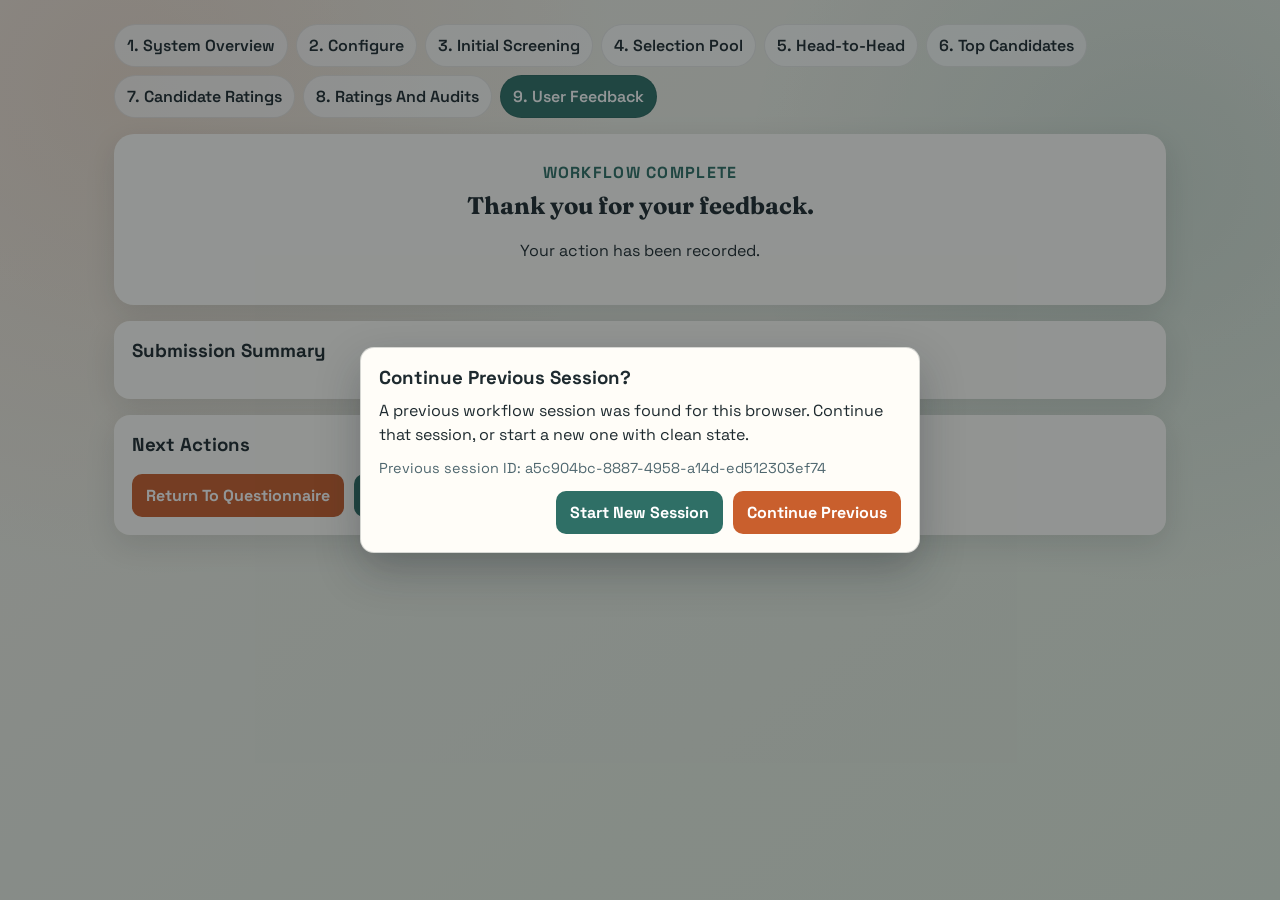
<file: static/feedback_confirmation.html>
<!doctype html>
<html lang="en">
  <head>
    <meta charset="UTF-8" />
    <meta name="viewport" content="width=device-width, initial-scale=1.0" />
    <title>BIAS Prototype - Feedback Confirmation</title>
    <link rel="preconnect" href="https://fonts.googleapis.com" />
    <link rel="preconnect" href="https://fonts.gstatic.com" crossorigin />
    <link href="https://fonts.googleapis.com/css2?family=Fraunces:opsz,wght@9..144,600;9..144,800&family=Space+Grotesk:wght@400;500;700&display=swap" rel="stylesheet" />
    <link rel="stylesheet" href="/static/styles.css?v=20260615h" />
  </head>
  <body>
    <main>
      <nav data-workflow-nav data-active="feedback-questionnaire"></nav>

      <section class="hero feedback-confirmation-hero">
        <p class="feedback-confirmation-kicker">Workflow Complete</p>
        <h1 id="feedbackConfirmationTitle">Thank you for your feedback.</h1>
        <p id="feedbackConfirmationMessage">Your action has been recorded.</p>
      </section>

      <section class="card" style="margin-top: 16px">
        <h3>Submission Summary</h3>
        <div id="feedbackConfirmationSummary" class="feedback-session-summary"></div>
      </section>

      <section class="card" style="margin-top: 16px">
        <h3>Next Actions</h3>
        <div class="feedback-confirmation-actions">
          <a class="btn primary" id="feedbackConfirmationPrimary" href="/feedback-questionnaire" style="text-decoration:none; display:inline-block;">Return To Questionnaire</a>
          <a class="btn secondary" href="/ratings-audits" style="text-decoration:none; display:inline-block;">Back To Ratings And Audits</a>
          <a class="btn secondary" href="/" style="text-decoration:none; display:inline-block;">Go To Overview</a>
        </div>
      </section>
    </main>

    <script src="/static/app.js?v=20260617a"></script>
    <script>
      window.Webtool.loadFeedbackConfirmationPage();
    </script>
  </body>
</html>
</file>
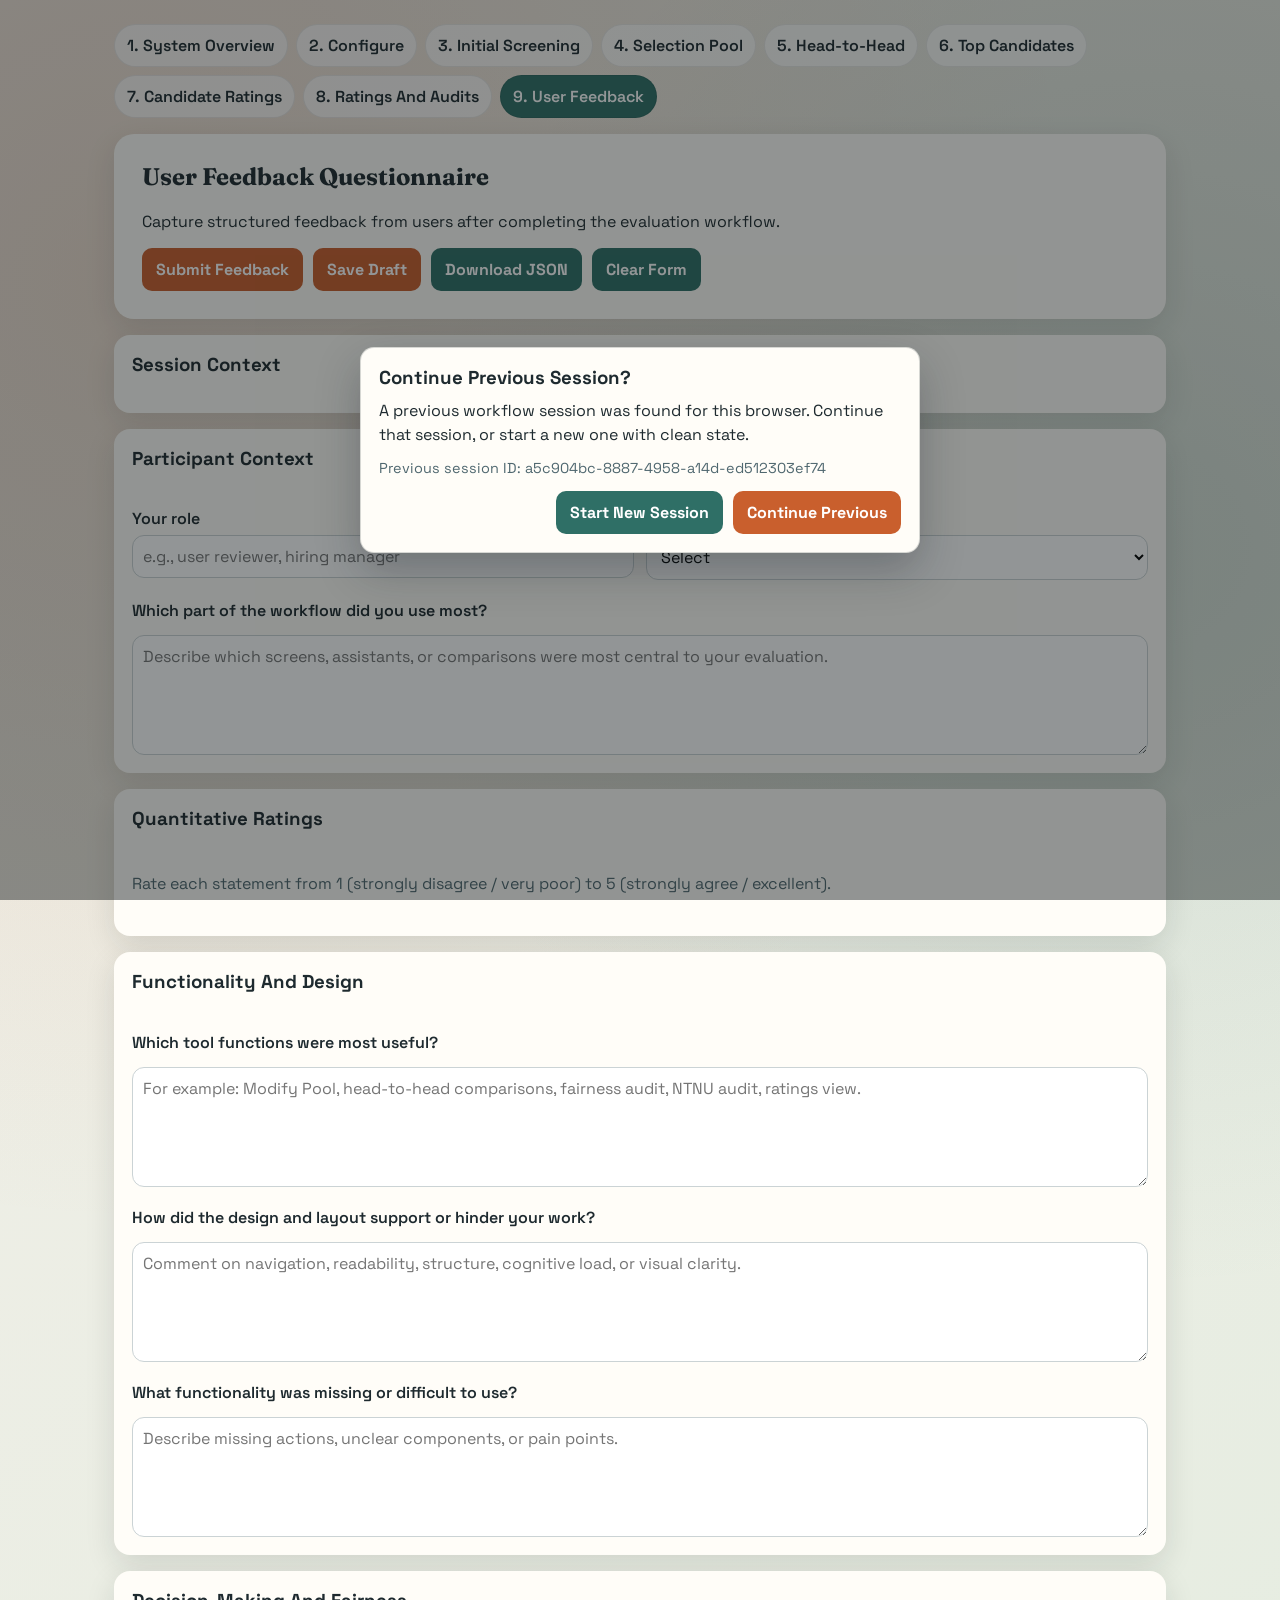
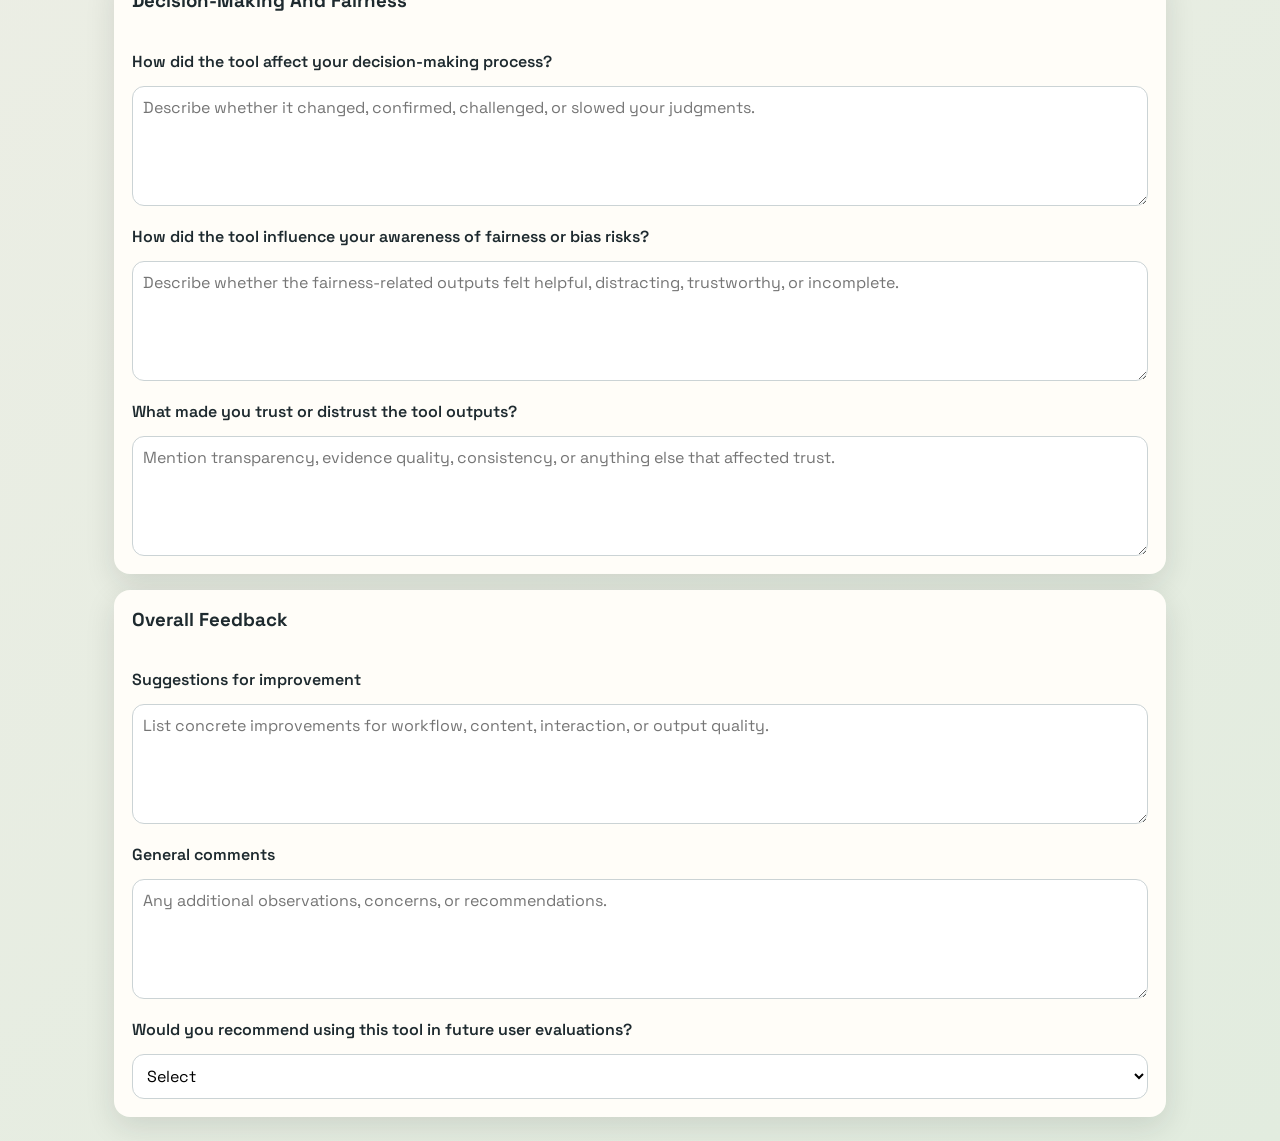
<file: static/feedback_questionnaire.html>
<!doctype html>
<html lang="en">
  <head>
    <meta charset="UTF-8" />
    <meta name="viewport" content="width=device-width, initial-scale=1.0" />
    <title>BIAS Prototype - User Feedback Questionnaire</title>
    <link rel="preconnect" href="https://fonts.googleapis.com" />
    <link rel="preconnect" href="https://fonts.gstatic.com" crossorigin />
    <link href="https://fonts.googleapis.com/css2?family=Fraunces:opsz,wght@9..144,600;9..144,800&family=Space+Grotesk:wght@400;500;700&display=swap" rel="stylesheet" />
    <link rel="stylesheet" href="/static/styles.css?v=20260615h" />
  </head>
  <body>
    <main>
      <nav data-workflow-nav data-active="feedback-questionnaire"></nav>

      <section class="hero">
        <h1>User Feedback Questionnaire</h1>
        <p id="feedbackMeta">Capture structured feedback from users after completing the evaluation workflow.</p>
        <div class="feedback-hero-actions">
          <button type="button" class="btn primary" id="feedbackSubmitBtn">Submit Feedback</button>
          <button type="button" class="btn primary" id="feedbackSaveBtn">Save Draft</button>
          <button type="button" class="btn secondary" id="feedbackDownloadBtn">Download JSON</button>
          <button type="button" class="btn secondary" id="feedbackClearBtn">Clear Form</button>
          <span id="feedbackStatus" class="muted"></span>
        </div>
      </section>

      <section class="card" style="margin-top: 16px">
        <h3>Session Context</h3>
        <div id="feedbackSessionSummary" class="feedback-session-summary"></div>
      </section>

      <form id="feedbackForm" class="feedback-form-grid" style="margin-top: 16px">
        <section class="card feedback-form-section">
          <h3>Participant Context</h3>
          <div class="row">
            <div>
              <label for="feedbackRole">Your role</label>
              <input id="feedbackRole" name="role" type="text" placeholder="e.g., user reviewer, hiring manager" />
            </div>
            <div>
              <label for="feedbackExperience">Experience with recruitment tools</label>
              <select id="feedbackExperience" name="experience_level">
                <option value="">Select</option>
                <option value="none">No prior experience</option>
                <option value="limited">Limited</option>
                <option value="moderate">Moderate</option>
                <option value="extensive">Extensive</option>
              </select>
            </div>
          </div>
          <label for="feedbackWorkflowStage">Which part of the workflow did you use most?</label>
          <textarea id="feedbackWorkflowStage" name="workflow_stage" placeholder="Describe which screens, assistants, or comparisons were most central to your evaluation."></textarea>
        </section>

        <section class="card feedback-form-section">
          <h3>Quantitative Ratings</h3>
          <p class="muted">Rate each statement from 1 (strongly disagree / very poor) to 5 (strongly agree / excellent).</p>
          <div id="feedbackLikertGrid" class="feedback-likert-grid"></div>
        </section>

        <section class="card feedback-form-section">
          <h3>Functionality And Design</h3>
          <label for="feedbackUsefulFeatures">Which tool functions were most useful?</label>
          <textarea id="feedbackUsefulFeatures" name="useful_features" placeholder="For example: Modify Pool, head-to-head comparisons, fairness audit, NTNU audit, ratings view."></textarea>
          <label for="feedbackDesignComments">How did the design and layout support or hinder your work?</label>
          <textarea id="feedbackDesignComments" name="design_comments" placeholder="Comment on navigation, readability, structure, cognitive load, or visual clarity."></textarea>
          <label for="feedbackMissingFunctions">What functionality was missing or difficult to use?</label>
          <textarea id="feedbackMissingFunctions" name="missing_functions" placeholder="Describe missing actions, unclear components, or pain points."></textarea>
        </section>

        <section class="card feedback-form-section">
          <h3>Decision-Making And Fairness</h3>
          <label for="feedbackDecisionImpact">How did the tool affect your decision-making process?</label>
          <textarea id="feedbackDecisionImpact" name="decision_impact" placeholder="Describe whether it changed, confirmed, challenged, or slowed your judgments."></textarea>
          <label for="feedbackFairnessImpact">How did the tool influence your awareness of fairness or bias risks?</label>
          <textarea id="feedbackFairnessImpact" name="fairness_impact" placeholder="Describe whether the fairness-related outputs felt helpful, distracting, trustworthy, or incomplete."></textarea>
          <label for="feedbackTrustComments">What made you trust or distrust the tool outputs?</label>
          <textarea id="feedbackTrustComments" name="trust_comments" placeholder="Mention transparency, evidence quality, consistency, or anything else that affected trust."></textarea>
        </section>

        <section class="card feedback-form-section">
          <h3>Overall Feedback</h3>
          <label for="feedbackImprovementSuggestions">Suggestions for improvement</label>
          <textarea id="feedbackImprovementSuggestions" name="improvement_suggestions" placeholder="List concrete improvements for workflow, content, interaction, or output quality."></textarea>
          <label for="feedbackGeneralComments">General comments</label>
          <textarea id="feedbackGeneralComments" name="general_comments" placeholder="Any additional observations, concerns, or recommendations."></textarea>
          <label for="feedbackRecommendation">Would you recommend using this tool in future user evaluations?</label>
          <select id="feedbackRecommendation" name="recommendation">
            <option value="">Select</option>
            <option value="yes">Yes</option>
            <option value="maybe">Maybe, with improvements</option>
            <option value="no">No</option>
          </select>
        </section>
      </form>
    </main>

    <script src="/static/app.js?v=20260617a"></script>
    <script>
      window.Webtool.loadFeedbackQuestionnairePage();
    </script>
  </body>
</html>
</file>
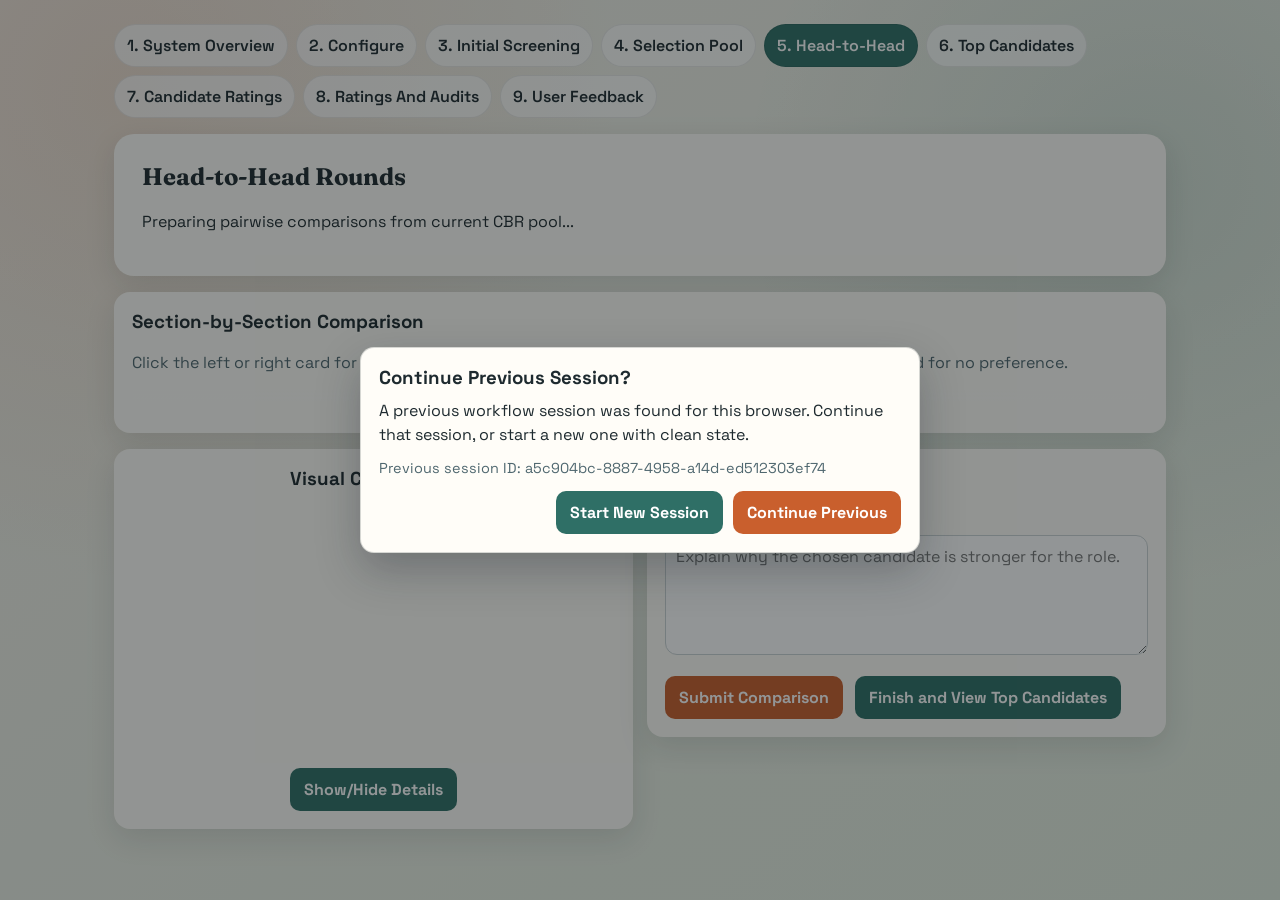
<file: static/head_to_head.html>
<!doctype html>
<html lang="en">
  <head>
    <meta charset="UTF-8" />
    <meta name="viewport" content="width=device-width, initial-scale=1.0" />
    <title>BIAS Prototype - Head-to-Head</title>
    <link rel="preconnect" href="https://fonts.googleapis.com" />
    <link rel="preconnect" href="https://fonts.gstatic.com" crossorigin />
    <link href="https://fonts.googleapis.com/css2?family=Fraunces:opsz,wght@9..144,600;9..144,800&family=Space+Grotesk:wght@400;500;700&display=swap" rel="stylesheet" />
      <link rel="stylesheet" href="/static/styles.css?v=20260615c" />
  </head>
  <body>
    <main>
      <nav data-workflow-nav data-active="head-to-head"></nav>

      <section class="hero">
        <h1>Head-to-Head Rounds</h1>
        <p id="runMeta">Preparing pairwise comparisons from current CBR pool...</p>
        <p class="muted" id="roundProgress"></p>
      </section>

      <section class="card" style="margin-top: 16px">
        <h3>Section-by-Section Comparison</h3>
        <p class="muted" id="pairNames"></p>
        <p class="muted" id="sectionInstructions">Click the left or right card for each section to mark which candidate is stronger. Leave both unselected for no preference.</p>
        <div class="section-compare-header" id="sectionCompareHeader"></div>
        <div id="sectionComparisonCards"></div>
        <div class="grid" id="extraInfoCards" style="margin-top: 12px"></div>
      </section>

      <section class="grid compare-panels-grid" style="margin-top: 16px">
        <article class="card visual-comparison-card">
          <h3>Visual Comparison</h3>
          <canvas id="categoryRadarChart" height="240"></canvas>
          <div id="categoryRadarLegend" class="muted" style="margin-top: 8px"></div>
          <button id="toggleFeatureBreakdown" class="btn secondary" type="button" style="margin-top: 12px">Show/Hide Details</button>
          <div id="featureDetailedWrap" style="margin-top: 12px" hidden></div>
        </article>

        <article class="card">
          <h3>Choose Winner</h3>
          <div id="sectionWinnersSummary" class="cbr-details"></div>
          <div id="choiceOptions"></div>
          <label for="comparisonRationale">Brief rationale</label>
          <textarea id="comparisonRationale" placeholder="Explain why the chosen candidate is stronger for the role."></textarea>
          <p class="muted" id="roundStatus"></p>
          <button class="btn primary" type="button" id="submitComparisonBtn">Submit Comparison</button>
          <button class="btn secondary" type="button" id="finishRoundsBtn" style="margin-left: 8px">Finish and View Top Candidates</button>
        </article>
      </section>

    </main>

    <script src="/static/app.js?v=20260617a"></script>
    <script>
      window.Webtool.loadHeadToHeadPage();
    </script>
  </body>
</html>
</file>
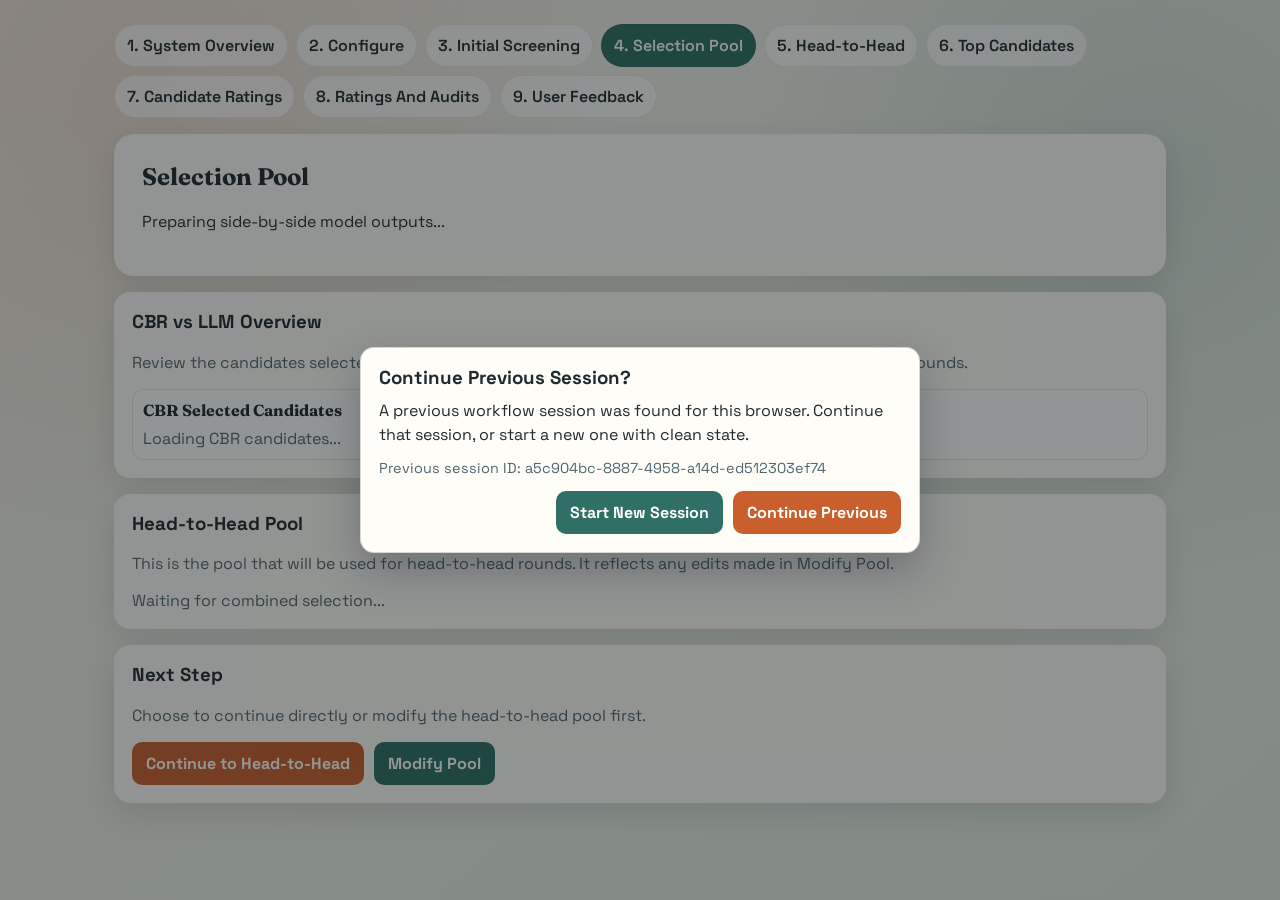
<file: static/model_snapshot.html>
<!doctype html>
<html lang="en">
  <head>
    <meta charset="UTF-8" />
    <meta name="viewport" content="width=device-width, initial-scale=1.0" />
    <title>BIAS Prototype - Selection Pool</title>
    <link rel="preconnect" href="https://fonts.googleapis.com" />
    <link rel="preconnect" href="https://fonts.gstatic.com" crossorigin />
    <link href="https://fonts.googleapis.com/css2?family=Fraunces:opsz,wght@9..144,600;9..144,800&family=Space+Grotesk:wght@400;500;700&display=swap" rel="stylesheet" />
      <link rel="stylesheet" href="/static/styles.css?v=20260615e" />
  </head>
  <body>
    <main>
      <nav data-workflow-nav data-active="model-snapshot"></nav>

      <section class="hero">
        <h1>Selection Pool</h1>
        <p id="snapshotMeta">Preparing side-by-side model outputs...</p>
      </section>

      <section class="card" style="margin-top: 16px">
        <h3>CBR vs LLM Overview</h3>
        <p class="muted">Review the candidates selected by the CBR system and LLM assistants before starting head-to-head rounds.</p>
        <div class="grid pre-h2h-grid" id="preH2HComparisonGrid">
          <article class="pre-h2h-column">
            <h4>CBR Selected Candidates</h4>
            <div id="cbrTop10List" class="muted">Loading CBR candidates...</div>
          </article>
          <article class="pre-h2h-column llm-wide-column">
            <h4>LLM Shortlist and Longlist</h4>
            <button type="button" id="llmExpandToggle" class="btn secondary llm-expand-toggle" hidden>Expand to view all</button>
            <div id="llmSelectionList" class="muted llm-selection-wrap">Loading LLM selections...</div>
          </article>
        </div>
      </section>

      <section class="card" style="margin-top: 16px">
        <h3>Head-to-Head Pool</h3>
        <p class="muted">This is the pool that will be used for head-to-head rounds. It reflects any edits made in Modify Pool.</p>
        <div id="initialHeadToHeadList" class="muted">Waiting for combined selection...</div>
      </section>

      <section class="card snapshot-actions-card" style="margin-top: 16px">
        <h3>Next Step</h3>
        <p class="muted">Choose to continue directly or modify the head-to-head pool first.</p>
        <div class="snapshot-actions-row">
          <button class="btn primary" type="button" id="continueToHeadToHeadBtn">Continue to Head-to-Head</button>
          <button class="btn secondary" type="button" id="modifyHeadToHeadPoolBtn">Modify Pool</button>
        </div>
      </section>
    </main>

    <script src="/static/app.js?v=20260617a"></script>
    <script>
      window.Webtool.loadModelSnapshotPage();
    </script>
  </body>
</html>
</file>
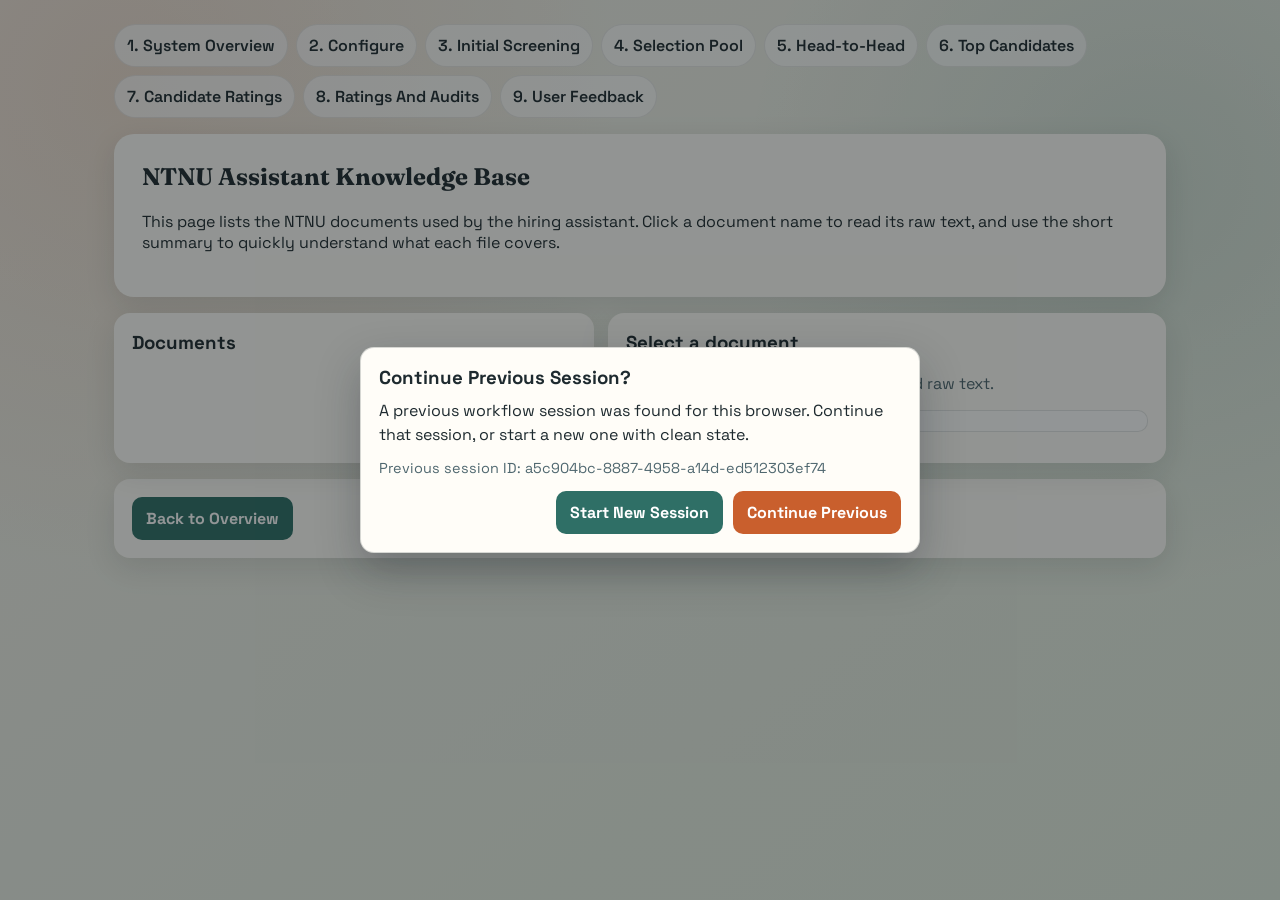
<file: static/ntnu_knowledge_base.html>
<!doctype html>
<html lang="en">
  <head>
    <meta charset="UTF-8" />
    <meta name="viewport" content="width=device-width, initial-scale=1.0" />
    <title>NTNU Knowledge Base</title>
    <link rel="preconnect" href="https://fonts.googleapis.com" />
    <link rel="preconnect" href="https://fonts.gstatic.com" crossorigin />
    <link href="https://fonts.googleapis.com/css2?family=Fraunces:opsz,wght@9..144,600;9..144,800&family=Space+Grotesk:wght@400;500;700&display=swap" rel="stylesheet" />
    <link rel="stylesheet" href="/static/styles.css?v=20260615c" />
  </head>
  <body>
    <main>
      <nav data-workflow-nav></nav>

      <section class="hero">
        <h1>NTNU Assistant Knowledge Base</h1>
        <p>
          This page lists the NTNU documents used by the hiring assistant. Click a document name to read its raw text,
          and use the short summary to quickly understand what each file covers.
        </p>
      </section>

      <section class="grid" style="margin-top: 16px; grid-template-columns: minmax(340px, 480px) minmax(0, 1fr);">
        <article class="card">
          <h3>Documents</h3>
          <div id="ntnuKbDocList"></div>
        </article>

        <article class="card">
          <h3 id="ntnuKbRawTitle">Select a document</h3>
          <p id="ntnuKbRawSummary" class="muted">Choose a document on the left to load raw text.</p>
          <pre id="ntnuKbRawText" style="white-space: pre-wrap; overflow-wrap: anywhere; max-height: 65vh; overflow: auto; border: 1px solid rgba(30, 42, 47, 0.12); border-radius: 10px; padding: 10px; background: rgba(255,255,255,0.84);"></pre>
        </article>
      </section>

      <section class="card" style="margin-top: 16px">
        <a class="btn secondary" href="/" style="display:inline-block; text-decoration:none;">Back to Overview</a>
      </section>
    </main>

    <script src="/static/app.js?v=20260617a"></script>
    <script>
      window.Webtool.loadNTNUKnowledgeBasePage();
    </script>
  </body>
</html>
</file>
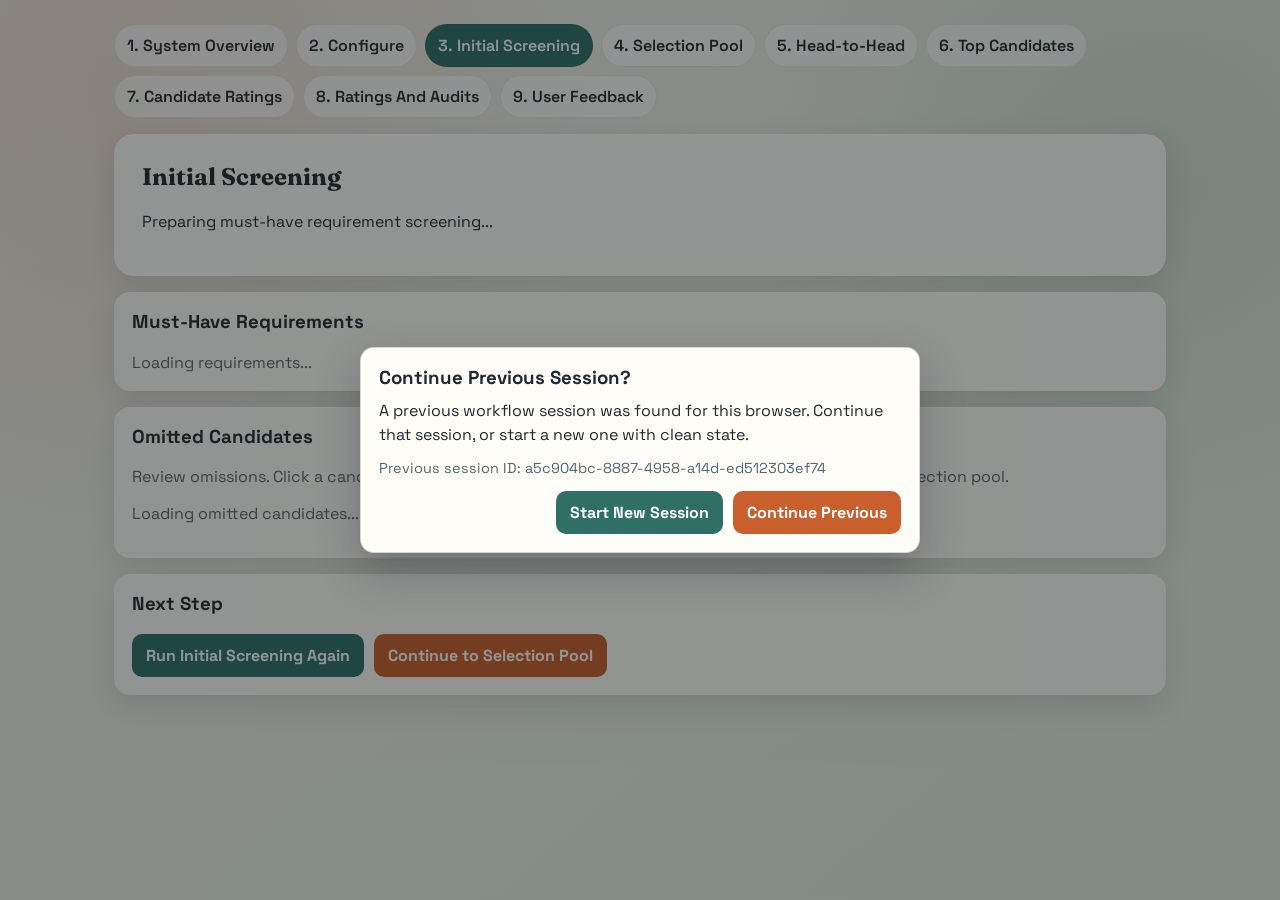
<file: static/preselection.html>
<!doctype html>
<html lang="en">
  <head>
    <meta charset="UTF-8" />
    <meta name="viewport" content="width=device-width, initial-scale=1.0" />
    <title>BIAS Prototype - Initial Screening</title>
    <link rel="preconnect" href="https://fonts.googleapis.com" />
    <link rel="preconnect" href="https://fonts.gstatic.com" crossorigin />
    <link href="https://fonts.googleapis.com/css2?family=Fraunces:opsz,wght@9..144,600;9..144,800&family=Space+Grotesk:wght@400;500;700&display=swap" rel="stylesheet" />
    <link rel="stylesheet" href="/static/styles.css?v=20260615e" />
  </head>
  <body>
    <main>
      <nav data-workflow-nav data-active="preselection"></nav>

      <section class="hero">
        <h1>Initial Screening</h1>
        <p id="preselectionMeta">Preparing must-have requirement screening...</p>
      </section>

      <section class="card" style="margin-top: 16px">
        <h3>Must-Have Requirements</h3>
        <div id="preselectionRequirements" class="muted">Loading requirements...</div>
      </section>

      <section class="card" style="margin-top: 16px">
        <h3>Omitted Candidates</h3>
        <p class="muted">Review omissions. Click a candidate name to inspect the profile. Click x to return a candidate to the selection pool.</p>
        <div id="preselectionOmittedList" class="muted">Loading omitted candidates...</div>
        <p id="preselectionStatus" class="muted" style="margin-top:10px"></p>
      </section>

      <section class="card snapshot-actions-card" style="margin-top: 16px">
        <h3>Next Step</h3>
        <div class="snapshot-actions-row">
          <button class="btn secondary" type="button" id="runPreselectionBtn">Run Initial Screening Again</button>
          <button class="btn primary" type="button" id="continueToModelSnapshotBtn">Continue to Selection Pool</button>
        </div>
      </section>
    </main>

    <script src="/static/app.js?v=20260617a"></script>
    <script>
      window.Webtool.loadPreselectionPage();
    </script>
  </body>
</html>
</file>
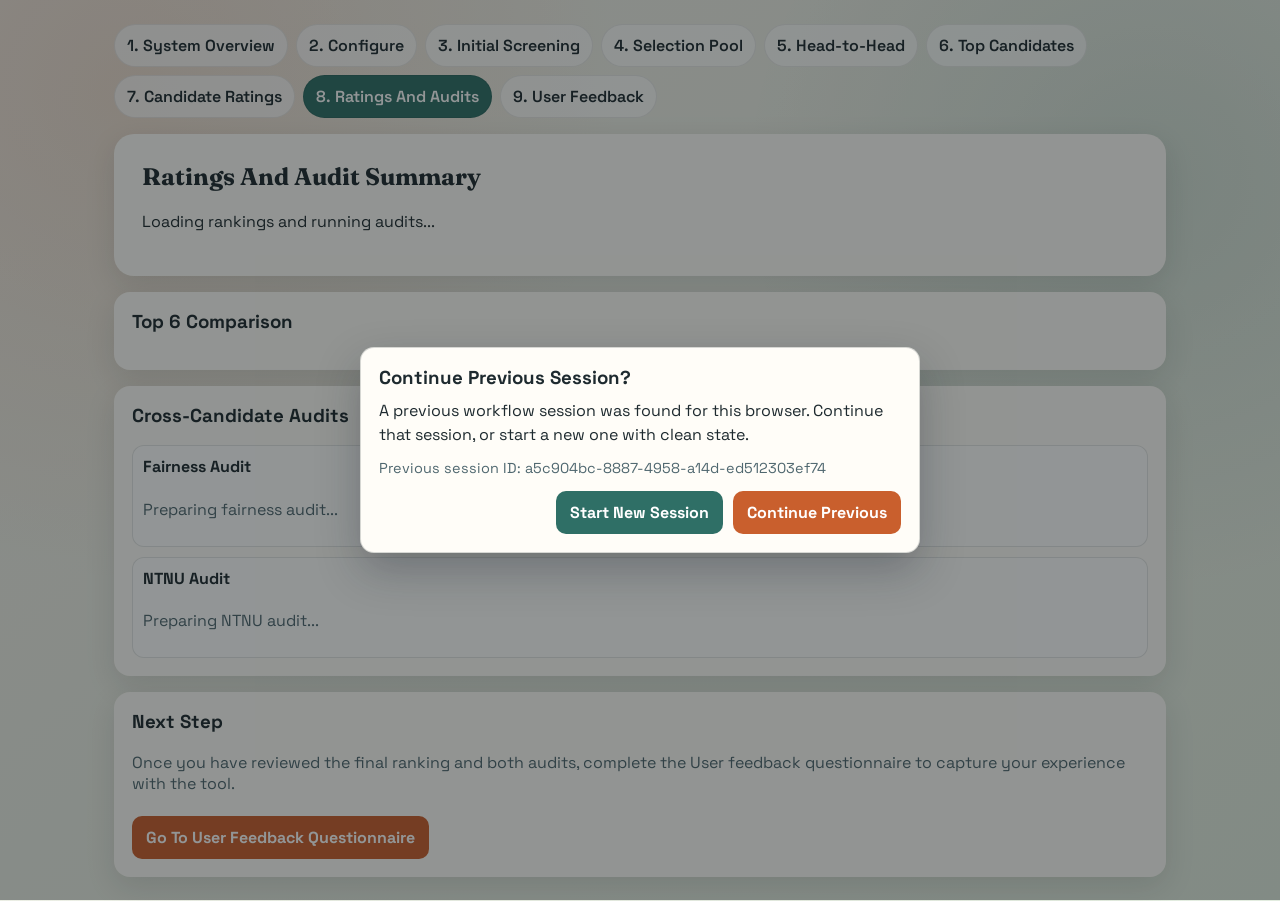
<file: static/ratings_audits.html>
<!doctype html>
<html lang="en">
  <head>
    <meta charset="UTF-8" />
    <meta name="viewport" content="width=device-width, initial-scale=1.0" />
    <title>BIAS Prototype - Ratings And Audits</title>
    <link rel="preconnect" href="https://fonts.googleapis.com" />
    <link rel="preconnect" href="https://fonts.gstatic.com" crossorigin />
    <link href="https://fonts.googleapis.com/css2?family=Fraunces:opsz,wght@9..144,600;9..144,800&family=Space+Grotesk:wght@400;500;700&display=swap" rel="stylesheet" />
    <link rel="stylesheet" href="/static/styles.css?v=20260615g" />
  </head>
  <body>
    <main>
      <nav data-workflow-nav data-active="ratings-audits"></nav>

      <section class="hero">
        <h1>Ratings And Audit Summary</h1>
        <p id="ratingsAuditMeta">Loading rankings and running audits...</p>
      </section>

      <section class="card" style="margin-top: 16px">
        <h3>Top 6 Comparison</h3>
        <div id="ratingsAuditColumns" class="ratings-audit-columns"></div>
      </section>

      <section class="card" style="margin-top: 16px">
        <h3>Cross-Candidate Audits</h3>
        <div class="ratings-audit-grid">
          <section class="rating-panel">
            <h4 style="margin-top:0">Fairness Audit</h4>
            <p id="ratingsAuditFairnessStatus" class="muted">Preparing fairness audit...</p>
            <div id="ratingsAuditFairnessOutput" class="fairness-output"></div>
          </section>
          <section class="rating-panel">
            <h4 style="margin-top:0">NTNU Audit</h4>
            <p id="ratingsAuditNTNUStatus" class="muted">Preparing NTNU audit...</p>
            <div id="ratingsAuditNTNUOutput" class="fairness-output"></div>
          </section>
        </div>
      </section>

      <section class="card" style="margin-top: 16px">
        <h3>Next Step</h3>
        <p class="muted">Once you have reviewed the final ranking and both audits, complete the User feedback questionnaire to capture your experience with the tool.</p>
        <a class="btn primary" href="/feedback-questionnaire" style="display:inline-block; text-decoration:none; margin-top:6px;">Go To User Feedback Questionnaire</a>
      </section>
    </main>

    <script src="/static/app.js?v=20260617a"></script>
    <script>
      window.Webtool.loadRatingsAuditsPage();
    </script>
  </body>
</html>
</file>
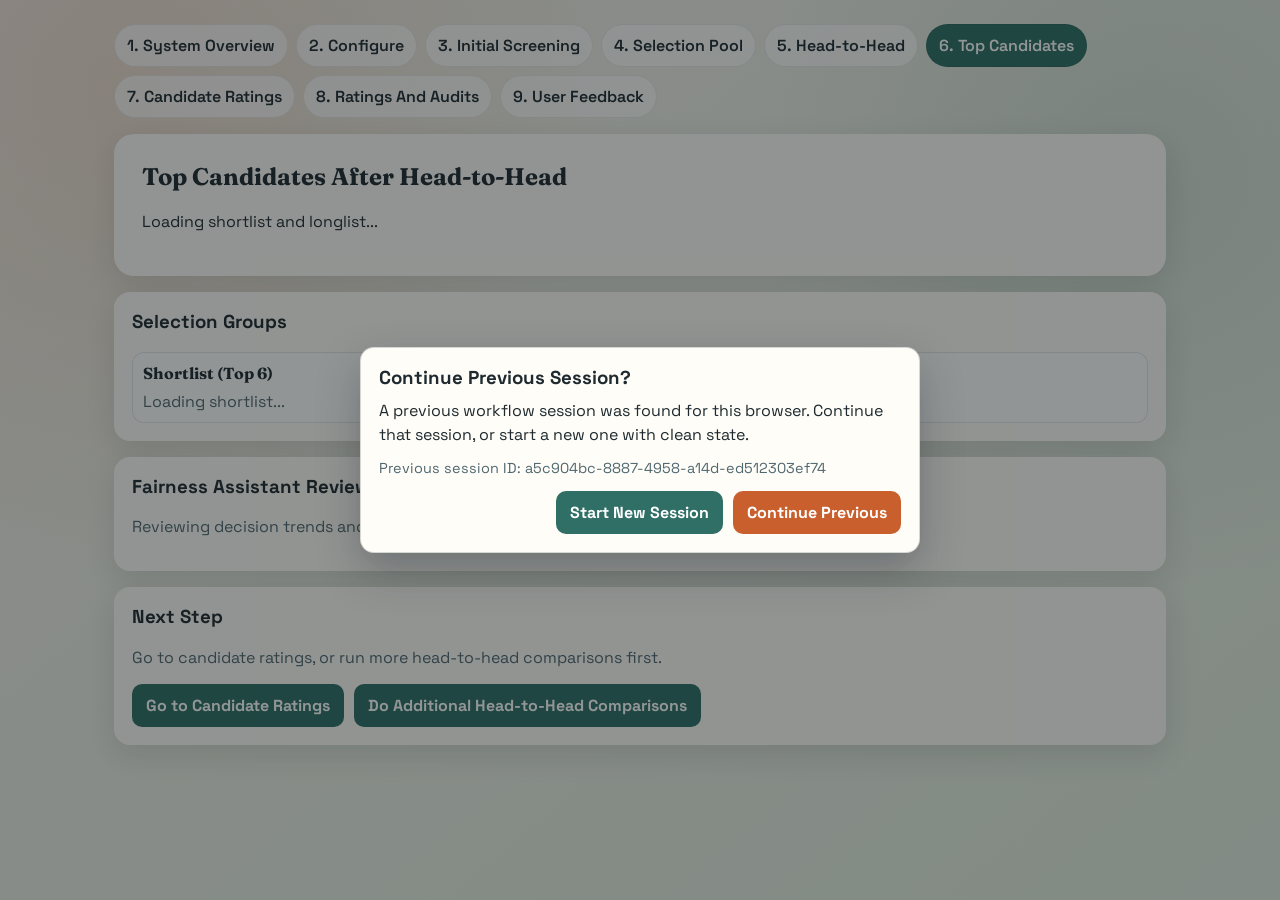
<file: static/top_candidates.html>
<!doctype html>
<html lang="en">
  <head>
    <meta charset="UTF-8" />
    <meta name="viewport" content="width=device-width, initial-scale=1.0" />
    <title>BIAS Prototype - Top Candidates</title>
    <link rel="preconnect" href="https://fonts.googleapis.com" />
    <link rel="preconnect" href="https://fonts.gstatic.com" crossorigin />
    <link href="https://fonts.googleapis.com/css2?family=Fraunces:opsz,wght@9..144,600;9..144,800&family=Space+Grotesk:wght@400;500;700&display=swap" rel="stylesheet" />
      <link rel="stylesheet" href="/static/styles.css?v=20260615d" />
  </head>
  <body>
    <main>
      <nav data-workflow-nav data-active="top-candidates"></nav>

      <section class="hero">
        <h1>Top Candidates After Head-to-Head</h1>
        <p id="topMeta">Loading shortlist and longlist...</p>
      </section>

      <section class="card" style="margin-top: 16px">
        <h3>Selection Groups</h3>
        <div class="top-groups-grid">
          <article class="top-group-panel">
            <h4>Shortlist (Top 6)</h4>
            <div id="shortlistCandidatesList" class="muted">Loading shortlist...</div>
          </article>
          <article class="top-group-panel">
            <h4>Longlist (Remaining)</h4>
            <div id="longlistCandidatesList" class="muted">Loading longlist...</div>
          </article>
        </div>
      </section>

      <section class="card" style="margin-top: 16px">
        <h3>Fairness Assistant Review</h3>
        <p class="muted" id="topFairnessStatus">Reviewing decision trends and rationale consistency...</p>
        <div id="topFairnessSummary" class="top-fairness-output"></div>
      </section>

      <section class="card" style="margin-top: 16px">
        <h3>Next Step</h3>
        <p class="muted">Go to candidate ratings, or run more head-to-head comparisons first.</p>
        <div class="snapshot-actions-row">
          <a class="btn secondary" href="/candidate-ratings" style="display:inline-block; text-decoration:none">Go to Candidate Ratings</a>
          <a class="btn secondary" href="/head-to-head" style="display:inline-block; text-decoration:none">Do Additional Head-to-Head Comparisons</a>
        </div>
      </section>
    </main>

    <script src="/static/app.js?v=20260617a"></script>
    <script>
      window.Webtool.loadTopCandidatesPage();
    </script>
  </body>
</html>
</file>
<file: static/styles.css>
:root {
  --bg: #f2efe8;
  --bg-2: #e2ecdf;
  --surface: #fffdf8;
  --ink: #1e2a2f;
  --muted: #4f676f;
  --accent: #c95f2d;
  --accent-2: #2f6f66;
  --warn: #7a4f00;
  --ok: #1f6f3a;
  --shadow: 0 10px 30px rgba(22, 30, 36, 0.12);
  --rating-actions-reserve: 220px;
}

* {
  box-sizing: border-box;
}

body {
  margin: 0;
  font-family: "Space Grotesk", "Avenir Next", "Segoe UI", sans-serif;
  color: var(--ink);
  background:
    radial-gradient(circle at 10% 10%, rgba(201, 95, 45, 0.14), transparent 35%),
    radial-gradient(circle at 90% 20%, rgba(47, 111, 102, 0.13), transparent 30%),
    linear-gradient(140deg, var(--bg), var(--bg-2));
  min-height: 100vh;
}

main {
  max-width: 1100px;
  margin: 0 auto;
  padding: 24px;
}

.hero {
  background: var(--surface);
  border-radius: 20px;
  box-shadow: var(--shadow);
  padding: 28px;
  animation: rise 0.5s ease;
}

.hero h1,
.hero h2 {
  font-family: "Fraunces", "Georgia", serif;
  margin-top: 0;
}

.nav {
  display: flex;
  gap: 8px;
  margin-bottom: 16px;
  flex-wrap: wrap;
}

.nav a {
  text-decoration: none;
  color: var(--ink);
  background: rgba(255, 255, 255, 0.7);
  border: 1px solid rgba(0, 0, 0, 0.08);
  padding: 10px 12px;
  border-radius: 999px;
  font-weight: 600;
}

.nav a.active {
  color: white;
  background: var(--accent-2);
}

.grid {
  display: grid;
  grid-template-columns: repeat(auto-fit, minmax(280px, 1fr));
  gap: 14px;
}

.compare-panels-grid {
  align-items: start;
}

.visual-comparison-card {
  text-align: center;
}

.visual-comparison-card canvas {
  display: block;
  margin: 0 auto;
}

.visual-comparison-card #toggleFeatureBreakdown {
  margin-left: auto;
  margin-right: auto;
}

.card {
  background: var(--surface);
  border-radius: 16px;
  box-shadow: var(--shadow);
  padding: 18px;
}

.card h3 {
  margin-top: 0;
}

.evaluator-choice-card {
  position: relative;
  cursor: pointer;
  border: 1px solid rgba(30, 42, 47, 0.14);
  transition: transform 120ms ease, box-shadow 120ms ease, border-color 120ms ease;
}

.mode-selected-pill {
  position: absolute;
  top: 10px;
  right: 10px;
  font-size: 0.76rem;
  font-weight: 700;
  color: white;
  background: var(--accent-2);
  border-radius: 999px;
  padding: 3px 8px;
}

.evaluator-choice-card:hover,
.evaluator-choice-card:focus-visible {
  transform: translateY(-1px);
  box-shadow: 0 14px 32px rgba(22, 30, 36, 0.16);
  border-color: rgba(47, 111, 102, 0.45);
}

.evaluator-choice-card.selected {
  border-color: var(--accent-2);
  box-shadow: 0 0 0 3px rgba(47, 111, 102, 0.18), var(--shadow);
}

.config-tabs {
  display: flex;
  flex-wrap: wrap;
  gap: 8px;
}

.config-tabs .btn.active {
  background: var(--accent);
}

.preselection-remove-btn {
  min-width: 30px;
  padding: 4px 8px;
}

.preselection-omitted-table-wrap {
  overflow-x: auto;
}

.preselection-candidate-cell {
  display: flex;
  align-items: center;
  gap: 8px;
}

.preselection-omitted-table {
  width: 100%;
  border-collapse: collapse;
  table-layout: fixed;
}

.preselection-omitted-table th,
.preselection-omitted-table td {
  text-align: left;
  vertical-align: top;
  padding: 8px 10px;
  border-bottom: 1px solid rgba(34, 57, 55, 0.12);
}

.preselection-omitted-table th {
  font-size: 0.9rem;
  color: var(--text-muted);
  font-weight: 700;
}

.preselection-omitted-table th:nth-child(1),
.preselection-omitted-table td:nth-child(1) {
  width: 32%;
}

.preselection-omitted-table th:nth-child(2),
.preselection-omitted-table td:nth-child(2) {
  width: 30%;
}

.preselection-omitted-table th:nth-child(3),
.preselection-omitted-table td:nth-child(3) {
  width: 38%;
}

input[type="text"],
input[type="number"],
select,
textarea {
  width: 100%;
  border: 1px solid #cbd3d5;
  border-radius: 12px;
  padding: 10px;
  font: inherit;
  background: white;
}

input[type="range"] {
  width: 100%;
  accent-color: var(--accent-2);
}

.slider-value {
  display: inline-block;
  min-width: 3.1em;
  text-align: right;
  margin-left: 6px;
  padding: 1px 8px;
  border-radius: 999px;
  background: rgba(47, 111, 102, 0.12);
  color: var(--accent-2);
  font-weight: 700;
  font-size: 0.9em;
}

textarea {
  min-height: 120px;
  resize: vertical;
}

label {
  display: block;
  margin: 12px 0 6px;
  font-weight: 600;
}

.row {
  display: grid;
  grid-template-columns: 1fr 1fr;
  gap: 12px;
}

.btn {
  border: 0;
  border-radius: 10px;
  padding: 11px 14px;
  font: inherit;
  font-weight: 700;
  cursor: pointer;
}

.btn.primary {
  background: var(--accent);
  color: white;
}

.btn.secondary {
  background: var(--accent-2);
  color: white;
}

.background-entries {
  margin-top: 4px;
}

.background-entries-table {
  width: 100%;
  table-layout: fixed;
  border-collapse: collapse;
  margin-top: 6px;
}

.background-col-field {
  width: auto;
}

.background-col-check {
  width: 84px;
}

.background-col-actions {
  width: 64px;
}

.background-entries-table th,
.background-entries-table td {
  border-bottom: 1px solid rgba(30, 42, 47, 0.12);
  padding: 8px 6px;
  vertical-align: middle;
}

.background-entries-table th {
  font-size: 0.82rem;
  text-transform: uppercase;
  letter-spacing: 0.04em;
  color: var(--muted);
  white-space: normal;
  line-height: 1.15;
  text-align: center;
}

.background-entry-row {
  background: rgba(255, 255, 255, 0.8);
}

.background-entry-row input[type="text"] {
  margin: 0;
  width: 100%;
  min-width: 0;
}

.background-entry-row input[type="text"][readonly] {
  background: rgba(255, 255, 255, 0.68);
  color: var(--ink);
  cursor: default;
}

.background-entry-field-cell {
  min-width: 0;
}

.background-entry-check-cell,
.background-entry-remove-cell {
  text-align: center;
}

.background-entry-check-cell {
  width: 84px;
}

.background-entry-remove-cell {
  width: 64px;
}

@media (min-width: 960px) {
  #cbrBackgroundPanel {
    grid-column: span 2;
  }
}

.background-entry-actions {
  display: inline-flex;
  align-items: center;
  gap: 2px;
}

.background-role-toggle {
  display: inline-block;
  margin: 0;
}

.background-role-toggle input {
  margin: 0;
}

.background-entry-remove {
  white-space: nowrap;
  min-width: 26px;
  padding: 6px 5px;
  line-height: 1;
}

.badge {
  display: inline-block;
  padding: 4px 8px;
  border-radius: 999px;
  font-size: 12px;
  font-weight: 700;
}

.badge.ok {
  background: rgba(31, 111, 58, 0.14);
  color: var(--ok);
}

.badge.warn {
  background: rgba(122, 79, 0, 0.12);
  color: var(--warn);
}

.info-link {
  color: var(--accent-2);
  font-weight: 700;
  text-decoration-thickness: 2px;
  text-underline-offset: 2px;
}

.info-link:hover,
.info-link:focus-visible {
  color: var(--accent);
}

.cbr-details {
  margin-top: 8px;
  font-size: 0.92rem;
}

.cbr-details summary {
  cursor: pointer;
  color: var(--accent-2);
  font-weight: 600;
}

.cbr-block {
  margin-top: 8px;
  padding: 8px;
  border-radius: 8px;
  background: rgba(47, 111, 102, 0.06);
}

.cbr-block ul {
  margin: 6px 0 0;
  padding-left: 18px;
}

.cbr-block pre {
  margin: 6px 0 0;
  max-height: 180px;
  overflow: auto;
  padding: 8px;
  border-radius: 8px;
  background: rgba(255, 255, 255, 0.8);
}

.pre-h2h-grid {
  grid-template-columns: minmax(0, 1fr) minmax(0, 2fr);
  align-items: start;
}

.llm-wide-column {
  min-width: 0;
}

.llm-expand-toggle {
  margin-bottom: 8px;
}

.llm-selection-wrap {
  overflow: auto;
}

.pre-h2h-column {
  border: 1px solid rgba(30, 42, 47, 0.12);
  border-radius: 12px;
  padding: 10px;
  background: rgba(255, 255, 255, 0.78);
}

.pre-h2h-column h4 {
  margin: 0 0 8px;
  font-family: "Fraunces", "Georgia", serif;
}

.candidate-rank-list {
  margin: 0;
  padding-left: 18px;
}

.candidate-rank-list li {
  margin-bottom: 8px;
}

.llm-results-group {
  margin-bottom: 10px;
}

.llm-two-column-grid {
  display: grid;
  grid-template-columns: 1fr 1fr;
  gap: 10px;
  align-items: start;
}

.llm-results-group h5 {
  margin: 6px 0;
}

.llm-result-item {
  border: 1px solid rgba(30, 42, 47, 0.12);
  border-radius: 10px;
  background: rgba(255, 255, 255, 0.86);
  padding: 6px 8px;
  margin-bottom: 8px;
}

.snapshot-actions-row {
  display: flex;
  flex-wrap: wrap;
  gap: 10px;
}

.profile-pools-actions {
  margin-top: 14px;
}

.llm-result-item summary {
  cursor: pointer;
  display: flex;
  align-items: center;
  gap: 8px;
}

.llm-result-item pre {
  margin: 8px 0 0;
  max-height: 180px;
  overflow: auto;
  padding: 8px;
  border-radius: 8px;
  background: rgba(255, 255, 255, 0.95);
  border: 1px solid rgba(30, 42, 47, 0.1);
  font-size: 0.82rem;
}

.top-groups-grid {
  display: grid;
  grid-template-columns: 1fr 1fr;
  gap: 12px;
}

.top-group-panel {
  border: 1px solid rgba(30, 42, 47, 0.12);
  border-radius: 12px;
  padding: 10px;
  background: rgba(255, 255, 255, 0.78);
}

.top-group-panel h4 {
  margin: 0 0 8px;
  font-family: "Fraunces", "Georgia", serif;
}

.top-fairness-output {
  display: grid;
  gap: 8px;
}

.section-compare-card {
  margin-bottom: 12px;
  overflow: hidden;
}

.section-compare-header {
  display: flex;
  width: 100%;
  gap: 10px;
  margin: 10px 0 14px;
  position: sticky;
  top: 12px;
  z-index: 8;
  padding: 6px 0;
  background: linear-gradient(180deg, rgba(255, 253, 248, 0.96), rgba(255, 253, 248, 0.88));
  backdrop-filter: blur(6px);
}

.section-compare-header-cell {
  flex: 1 1 0;
  min-width: 0;
  padding: 10px 12px;
  border-radius: 12px;
  background: rgba(47, 111, 102, 0.08);
  font-weight: 700;
  text-align: center;
}

.section-compare-card h4 {
  margin: 0 0 10px;
  font-family: "Fraunces", "Georgia", serif;
}

.section-compare-columns {
  display: flex;
  width: 100%;
  gap: 10px;
  margin-bottom: 10px;
}

.section-choice-box {
  display: flex;
  flex-direction: column;
  flex: 1 1 0;
  width: 100%;
  min-width: 0;
  max-width: 100%;
  text-align: left;
  border: 2px solid rgba(30, 42, 47, 0.15);
  border-radius: 12px;
  background: rgba(255, 255, 255, 0.82);
  padding: 10px;
  cursor: pointer;
  overflow: hidden;
  font: inherit;
}

.section-choice-box:hover {
  border-color: rgba(47, 111, 102, 0.55);
}

.section-choice-box.selected {
  border-color: var(--accent-2);
  box-shadow: 0 0 0 2px rgba(47, 111, 102, 0.15);
}

.section-summary-body {
  margin: 0;
  font: inherit;
  color: var(--ink);
  max-width: 100%;
  overflow-wrap: anywhere;
  word-break: break-word;
  overflow: visible;
  line-height: 1.55;
}

.subcard {
  border: 1px solid rgba(30, 42, 47, 0.14);
  border-radius: 10px;
  background: rgba(255, 255, 255, 0.78);
  padding: 10px;
  margin: 0 0 10px;
}

.subcard h5 {
  margin: 0 0 8px;
  font-size: 0.94rem;
}

.section-paragraph,
.section-subheading,
.section-bullet,
.notes-section {
  margin: 0 0 10px;
}

.section-subheading {
  margin-top: 4px;
}

.section-bullet {
  display: grid;
  grid-template-columns: 14px minmax(0, 1fr);
  gap: 8px;
  align-items: start;
}

.section-bullet.is-nested {
  margin-left: 18px;
}

.section-bullet-mark {
  font-weight: 700;
}

.section-spacer {
  height: 6px;
}

.notes-section h5 {
  margin: 0 0 10px;
  font-size: 0.98rem;
}

.feature-detail-block {
  margin-top: 12px;
}

.feature-detail-block h4 {
  margin: 0 0 8px;
}

.feature-rows {
  display: grid;
  gap: 10px;
}

.feature-row {
  display: grid;
  grid-template-columns: 170px 1fr;
  gap: 10px;
  align-items: start;
  padding: 8px;
  border-radius: 10px;
  background: rgba(255, 255, 255, 0.9);
  border: 1px solid rgba(30, 42, 47, 0.1);
}

.feature-name {
  font-weight: 600;
  font-size: 0.92rem;
}

.feature-bars-stack {
  display: grid;
  gap: 6px;
}

.feature-candidate-row {
  display: grid;
  grid-template-columns: 1fr 44px;
  gap: 8px;
  align-items: center;
}

.feature-candidate-label {
  font-size: 0.84rem;
}

.feature-extra-value {
  font-size: 0.82rem;
  text-align: left;
  margin-top: 2px;
  padding: 4px 8px;
  border-radius: 999px;
  background: rgba(47, 111, 102, 0.08);
  width: fit-content;
}

.bar-track {
  height: 10px;
  background: rgba(30, 42, 47, 0.12);
  border-radius: 999px;
  overflow: hidden;
}

.bar-fill {
  height: 100%;
}

.bar-fill.left {
  background: #0f766e;
}

.bar-fill.right {
  background: #b45309;
}

.bar-value {
  font-size: 0.86rem;
  color: var(--muted);
  text-align: right;
}

.winner-choice-grid {
  display: flex;
  width: 100%;
  gap: 10px;
  margin: 8px 0 10px;
}

.winner-choice-card {
  flex: 1 1 0;
  min-width: 0;
  display: flex;
  align-items: center;
  gap: 8px;
  margin: 0;
  padding: 10px 12px;
  border: 1px solid rgba(30, 42, 47, 0.12);
  border-radius: 12px;
  background: rgba(255, 255, 255, 0.82);
}

.winner-choice-card input {
  margin: 0;
}

.profile-candidate-list {
  display: flex;
  flex-wrap: wrap;
  gap: 8px;
}

.profile-top-tabs.rating-candidate-tabs {
  flex-wrap: nowrap;
  overflow-x: auto;
  overflow-y: hidden;
  padding-bottom: 4px;
}

.rating-candidate-tab {
  flex: 0 0 auto;
}

.profile-candidate-btn {
  border: 1px solid rgba(30, 42, 47, 0.2);
  background: rgba(255, 255, 255, 0.88);
  border-radius: 999px;
  padding: 8px 12px;
  font: inherit;
  font-weight: 700;
  cursor: pointer;
}

.profile-candidate-btn.active {
  background: var(--accent-2);
  color: #fff;
  border-color: var(--accent-2);
}

.profile-layout-grid {
  align-items: start;
}

.profile-page-grid {
  display: grid;
  grid-template-columns: minmax(0, 1fr);
  gap: 14px;
  align-items: start;
}

.profile-sidebar {
  position: sticky;
  top: 12px;
  max-height: calc(100vh - 40px);
  overflow: auto;
}

.profile-pools-floating {
  position: fixed;
  top: 112px;
  right: 22px;
  width: 320px;
  max-height: calc(100vh - 132px);
  overflow: auto;
  z-index: 20;
}

.profile-candidate-title {
  margin-top: 0;
  font-size: 2rem;
  line-height: 1.1;
}

.profile-pool-section {
  margin-top: 14px;
}

.profile-pool-section h4 {
  margin: 0 0 8px;
}

.profile-pool-list {
  min-height: 72px;
  border: 1px dashed rgba(30, 42, 47, 0.2);
  border-radius: 12px;
  padding: 8px;
  display: grid;
  gap: 6px;
  background: rgba(255, 255, 255, 0.7);
}

.profile-pool-list.drag-over {
  border-color: var(--accent-2);
  background: rgba(47, 111, 102, 0.08);
}

.profile-pool-chip {
  display: grid;
  grid-template-columns: minmax(0, 1fr) auto;
  gap: 6px;
  align-items: center;
  border: 1px solid rgba(30, 42, 47, 0.14);
  border-radius: 10px;
  padding: 6px 8px;
  background: rgba(255, 255, 255, 0.92);
}

.profile-pool-chip.preselected {
  border-color: rgba(47, 111, 102, 0.28);
}

.profile-pool-chip.h2h {
  border-color: rgba(201, 95, 45, 0.34);
}

.profile-pool-chip-label {
  border: 0;
  background: transparent;
  text-align: left;
  padding: 0;
  font: inherit;
  font-weight: 600;
  cursor: pointer;
  min-width: 0;
  overflow: hidden;
  text-overflow: ellipsis;
  white-space: nowrap;
}

.profile-pool-chip-remove {
  border: 1px solid rgba(30, 42, 47, 0.2);
  border-radius: 999px;
  background: rgba(255, 255, 255, 0.88);
  color: var(--ink);
  font: inherit;
  font-weight: 700;
  width: 24px;
  height: 24px;
  line-height: 1;
  cursor: pointer;
}

.profile-pool-chip-add {
  border: 1px solid rgba(47, 111, 102, 0.25);
  border-radius: 999px;
  background: rgba(47, 111, 102, 0.1);
  color: var(--accent-2);
  font: inherit;
  font-weight: 700;
  width: 24px;
  height: 24px;
  line-height: 1;
  cursor: pointer;
}

.profile-pool-chip-badge {
  width: 12px;
  height: 12px;
  border-radius: 999px;
  display: inline-block;
  flex: 0 0 12px;
  border: 1px solid rgba(30, 42, 47, 0.2);
}

.profile-pool-chip-badge.preselected {
  background: rgba(47, 111, 102, 0.12);
  color: var(--accent-2);
}

.profile-pool-chip-badge.h2h {
  background: rgba(201, 95, 45, 0.16);
  color: var(--accent);
}

.profile-radar-scores {
  display: grid;
  grid-template-columns: 1fr 1fr;
  gap: 6px;
  margin-top: 10px;
}

.profile-radar-score-item {
  border: 1px solid rgba(30, 42, 47, 0.12);
  border-radius: 8px;
  padding: 6px 8px;
  background: rgba(255, 255, 255, 0.86);
  display: flex;
  justify-content: space-between;
  font-size: 0.84rem;
}

.profile-main-column {
  display: grid;
  gap: 10px;
}

.profile-top-tabs {
  display: flex;
  flex-wrap: wrap;
  gap: 8px;
}

.profile-summary-grid {
  display: grid;
  grid-template-columns: repeat(auto-fit, minmax(120px, 1fr));
  gap: 8px;
}

.profile-pool-actions {
  margin: 10px 0 6px;
  display: flex;
  flex-wrap: wrap;
  gap: 8px;
}

.profile-summary-item {
  border: 1px solid rgba(30, 42, 47, 0.12);
  border-radius: 10px;
  padding: 8px;
  background: rgba(255, 255, 255, 0.78);
}

.profile-summary-item strong {
  display: block;
  margin-top: 3px;
  font-size: 1rem;
}

.profile-materials-wrap {
  display: grid;
  grid-template-columns: 220px minmax(0, 1fr);
  gap: 12px;
}

.profile-material-tabs {
  border-right: 0;
  padding-right: 0;
  display: grid;
  gap: 6px;
  align-content: start;
}

.profile-top-tab {
  border: 1px solid rgba(30, 42, 47, 0.16);
  border-radius: 999px;
  padding: 8px 12px;
  background: rgba(255, 255, 255, 0.85);
  font: inherit;
  font-weight: 600;
  cursor: pointer;
}

.profile-top-tab.active {
  background: var(--accent-2);
  color: #fff;
  border-color: var(--accent-2);
}

.profile-material-tab {
  border: 1px solid rgba(30, 42, 47, 0.16);
  border-radius: 10px;
  padding: 8px 10px;
  background: rgba(255, 255, 255, 0.85);
  font: inherit;
  font-weight: 600;
  text-align: left;
  cursor: pointer;
}

.profile-material-tab.active {
  background: rgba(47, 111, 102, 0.13);
  border-color: var(--accent-2);
}

.profile-material-content {
  min-height: 260px;
  max-height: 380px;
  overflow: auto;
  padding: 2px 4px;
  border: 1px solid rgba(30, 42, 47, 0.12);
  border-radius: 10px;
  background: rgba(255, 255, 255, 0.78);
}

.profile-document-body {
  white-space: pre-wrap;
  line-height: 1.55;
}

.profile-document-body pre {
  white-space: pre-wrap;
  margin: 0;
}

.strength-weak-grid {
  display: grid;
  grid-template-columns: 1fr 1fr;
  gap: 10px;
}

.profile-visuals-grid {
  display: grid;
  grid-template-columns: 1fr 1fr;
  gap: 10px;
  align-items: stretch;
}

.profile-visual-card {
  min-height: 360px;
}

.profile-subfeatures-card {
  display: flex;
  flex-direction: column;
}

.profile-subfeatures-header {
  display: flex;
  align-items: center;
  justify-content: space-between;
  gap: 8px;
}

.profile-subfeatures-toggle {
  border: 1px solid rgba(30, 42, 47, 0.2);
  border-radius: 999px;
  background: rgba(255, 255, 255, 0.9);
  color: var(--ink);
  font: inherit;
  font-weight: 600;
  font-size: 0.84rem;
  padding: 6px 10px;
  cursor: pointer;
}

.profile-subfeatures-wrap {
  margin-top: 6px;
  max-height: 290px;
  overflow: auto;
  padding-right: 4px;
}

.profile-subfeatures-wrap.expanded {
  max-height: none;
}

.profile-summary-sections {
  display: grid;
  gap: 8px;
}

.candidate-ratings-page {
  max-width: 1880px;
  width: 100%;
}

.candidate-ratings-layout {
  display: grid;
  grid-template-columns: minmax(360px, 420px) minmax(0, 1fr) minmax(420px, 460px);
  gap: 18px;
  align-items: start;
}

.candidate-ratings-main {
  min-width: 0;
}

#topCandidatesCard {
  position: sticky;
  top: 14px;
  z-index: 16;
}

.candidate-ratings-sidebar {
  position: sticky;
  top: 28px;
  align-self: start;
  margin-top: 16px;
  display: grid;
  gap: 12px;
  max-height: calc(100vh - 40px);
  overflow-y: auto;
  overflow-x: hidden;
  overscroll-behavior: contain;
  scrollbar-gutter: stable;
}

.candidate-ratings-layout > .candidate-ratings-sidebar:not(.candidate-ratings-sidebar-left) {
  padding-bottom: var(--rating-actions-reserve);
}

.candidate-ratings-sidebar-left {
  grid-column: 1;
}

.ntnu-chatbot-card {
  border-color: rgba(15, 90, 120, 0.25);
}

.fairness-chatbot-card {
  max-height: none;
  overflow: visible;
  display: flex;
  flex-direction: column;
  font-size: 0.93rem;
}

.fairness-chatbot-card h3 {
  margin-bottom: 6px;
}

.fairness-chatbot-card > p.muted {
  margin-top: 0;
  margin-bottom: 12px;
  font-size: 0.9rem;
}

.rating-scoreboard-card {
  border: 1px solid rgba(47, 111, 102, 0.2);
  background: linear-gradient(160deg, rgba(255, 255, 255, 0.92), rgba(240, 248, 245, 0.9));
}

.rating-scoreboard-header {
  display: flex;
  justify-content: space-between;
  align-items: flex-start;
  gap: 12px;
}

.rating-final-badge {
  font-weight: 700;
  border-radius: 999px;
  padding: 8px 12px;
  background: rgba(47, 111, 102, 0.14);
  color: var(--accent-2);
}

.rating-scoreboard-grid {
  display: grid;
  grid-template-columns: 1fr 1fr;
  gap: 12px;
  margin-top: 10px;
}

.rating-score-item {
  border: 1px solid rgba(30, 42, 47, 0.12);
  border-radius: 12px;
  padding: 10px;
  display: grid;
  gap: 6px;
  background: rgba(255, 255, 255, 0.84);
}

.rating-score-item strong {
  font-size: 1.2rem;
}

.rating-groups-grid {
  display: grid;
  grid-template-columns: repeat(auto-fit, minmax(200px, 1fr));
  gap: 10px;
}

.rating-group-card {
  border: 1px solid rgba(30, 42, 47, 0.12);
  border-radius: 12px;
  padding: 10px;
  background: rgba(255, 255, 255, 0.82);
}

.rating-group-card h4 {
  margin: 0 0 8px;
}

.rating-group-members {
  display: grid;
  gap: 6px;
}

.rating-group-chip {
  border: 1px solid rgba(30, 42, 47, 0.14);
  border-radius: 10px;
  padding: 8px 10px;
  font: inherit;
  text-align: left;
  background: rgba(255, 255, 255, 0.9);
  cursor: pointer;
}

.rating-group-chip:hover,
.rating-group-chip:focus-visible {
  border-color: var(--accent-2);
}

.rating-groups-collapsible-card details > summary {
  cursor: pointer;
  list-style: none;
  display: flex;
  justify-content: flex-start;
  align-items: center;
  gap: 8px;
}

.rating-groups-collapsible-card details > summary::-webkit-details-marker {
  display: none;
}

.rating-groups-collapsible-card details > summary::before {
  content: "▸";
  color: var(--muted);
  transition: transform 120ms ease;
}

.rating-groups-collapsible-card details[open] > summary::before {
  transform: rotate(90deg);
}

.rating-groups-collapsible-card details > p {
  margin: 8px 0 10px;
}

.rating-utility-card {
  overflow: hidden;
}

.candidate-ratings-sidebar .rating-panels-grid,
.candidate-ratings-sidebar .rating-groups-grid {
  grid-template-columns: 1fr;
}

.rating-actions-sticky {
  position: fixed;
  right: 18px;
  bottom: 16px;
  z-index: 40;
  width: min(400px, calc(100vw - 24px));
  max-height: calc(100vh - 30px);
  overflow: auto;
  box-shadow: 0 16px 34px rgba(30, 42, 47, 0.24);
}

.rating-weights-grid {
  display: grid;
  grid-template-columns: repeat(auto-fit, minmax(220px, 1fr));
  gap: 8px;
}

.rating-weight-row {
  display: grid;
  grid-template-columns: 1fr 78px;
  gap: 8px;
  align-items: center;
  border: 1px solid rgba(30, 42, 47, 0.12);
  border-radius: 10px;
  padding: 8px 10px;
  background: rgba(255, 255, 255, 0.82);
}

.rating-panels-grid {
  display: grid;
  grid-template-columns: 1fr 1fr;
  gap: 10px;
}

.ratings-audit-columns {
  display: grid;
  grid-template-columns: repeat(3, minmax(0, 1fr));
  gap: 10px;
}

.ratings-audit-grid {
  display: grid;
  grid-template-columns: 1fr;
  gap: 10px;
}

.rating-panel {
  border: 1px solid rgba(30, 42, 47, 0.12);
  border-radius: 12px;
  padding: 10px;
  background: rgba(255, 255, 255, 0.8);
}

.rating-rows {
  display: grid;
  gap: 8px;
}

.rating-row {
  display: grid;
  grid-template-columns: 1fr auto;
  gap: 10px;
  align-items: center;
  border: 1px solid rgba(30, 42, 47, 0.12);
  border-radius: 10px;
  padding: 8px;
  background: rgba(255, 255, 255, 0.88);
}

.rating-row-title {
  font-weight: 600;
}

.rating-inline-control {
  margin: 6px 0 8px;
}

.rating-row-subtitle {
  font-size: 0.82rem;
}

.rating-stars-control {
  display: inline-flex;
  align-items: center;
  gap: 4px;
}

.rating-star-btn {
  border: 0;
  background: transparent;
  color: rgba(30, 42, 47, 0.25);
  font-size: 1.1rem;
  line-height: 1;
  cursor: pointer;
  padding: 0 1px;
}

.rating-star-btn.active {
  color: #d17b24;
}

.rating-clear-btn {
  border: 1px solid rgba(30, 42, 47, 0.16);
  border-radius: 999px;
  background: rgba(255, 255, 255, 0.9);
  font: inherit;
  font-size: 0.78rem;
  padding: 3px 8px;
  cursor: pointer;
}

.fairness-block {
  border: 1px solid rgba(30, 42, 47, 0.12);
  border-radius: 12px;
  padding: 10px;
  background: rgba(255, 255, 255, 0.82);
}

.fairness-qa-row {
  display: grid;
  grid-template-columns: 1fr auto;
  gap: 8px;
  align-items: start;
}

.fairness-qa-row textarea {
  min-height: 92px;
}

.fairness-output {
  display: grid;
  gap: 8px;
}

.fairness-item {
  border: 1px solid rgba(30, 42, 47, 0.12);
  border-radius: 10px;
  padding: 8px;
  background: rgba(255, 255, 255, 0.9);
}

.fairness-item.warn {
  border-color: rgba(122, 79, 0, 0.35);
  background: rgba(244, 225, 188, 0.35);
}

.fairness-item.ok {
  border-color: rgba(31, 111, 58, 0.35);
  background: rgba(204, 236, 214, 0.35);
}

.fairness-chat-log {
  margin-top: 10px;
  display: grid;
  gap: 8px;
  max-height: 36vh;
  overflow-y: auto;
  overflow-x: hidden;
  padding-right: 4px;
  overflow-anchor: none;
}

.fairness-chat-message {
  border: 1px solid rgba(30, 42, 47, 0.14);
  border-radius: 10px;
  padding: 8px;
  background: rgba(255, 255, 255, 0.9);
}

.fairness-chat-message.user {
  border-color: rgba(47, 111, 102, 0.3);
  background: rgba(209, 236, 231, 0.45);
}

.fairness-chat-message.assistant {
  border-color: rgba(201, 95, 45, 0.26);
  background: rgba(245, 224, 214, 0.4);
}

#fairnessInitialReview,
#ntnuInitialReview,
#fairnessAuditAlerts,
#ntnuAuditAlerts {
  max-height: none;
  overflow: visible;
  padding-right: 0;
}

.assistant-initial-report-details {
  border: 1px solid rgba(30, 42, 47, 0.12);
  border-radius: 10px;
  background: rgba(255, 255, 255, 0.9);
}

.assistant-initial-report-details.flagged {
  border-color: rgba(199, 53, 102, 0.42);
  background: rgba(255, 219, 231, 0.78);
}

.assistant-initial-report-details > summary {
  cursor: pointer;
  list-style: none;
  display: flex;
  justify-content: flex-start;
  align-items: center;
  gap: 8px;
  padding: 9px 10px;
}

.assistant-initial-report-details > summary::-webkit-details-marker {
  display: none;
}

.assistant-expand-link::before {
  content: "▸";
  color: var(--muted);
  font-size: 0.9rem;
  line-height: 1;
  flex-shrink: 0;
  transition: transform 140ms ease;
}

.assistant-initial-report-details[open] .assistant-expand-link::before {
  transform: rotate(90deg);
}

.assistant-initial-report-details > summary > .muted {
  margin-left: auto;
}

.assistant-expand-hint {
  color: var(--muted);
  font-size: 0.86rem;
}

.assistant-collapsed-preview {
  font-weight: 600;
  flex: 1 1 auto;
  min-width: 0;
}

.assistant-summary-footer {
  display: flex;
  align-items: center;
  gap: 8px;
  width: 100%;
}

.assistant-expand-link {
  display: inline-flex;
  align-items: center;
  gap: 6px;
}

.assistant-initial-report-details > summary {
  flex-wrap: wrap;
}

.assistant-summary-footer > .muted {
  margin-left: auto;
}

.assistant-initial-report-body {
  padding: 0 10px 10px;
  display: grid;
  gap: 8px;
}

.feedback-hero-actions {
  display: flex;
  flex-wrap: wrap;
  gap: 10px;
  align-items: center;
  margin-top: 12px;
}

.feedback-form-grid {
  display: grid;
  gap: 16px;
}

.feedback-form-section {
  display: grid;
  gap: 8px;
}

.feedback-session-summary {
  display: grid;
  grid-template-columns: repeat(auto-fit, minmax(220px, 1fr));
  gap: 10px;
}

.feedback-summary-item {
  border: 1px solid rgba(30, 42, 47, 0.12);
  border-radius: 12px;
  padding: 10px;
  background: rgba(255, 255, 255, 0.82);
  display: grid;
  gap: 6px;
}

.feedback-summary-item strong {
  font-size: 1rem;
  line-height: 1.35;
}

.feedback-likert-grid {
  display: grid;
  gap: 10px;
}

.feedback-likert-row {
  display: grid;
  grid-template-columns: minmax(260px, 1.8fr) minmax(260px, 1fr);
  gap: 12px;
  align-items: center;
  border: 1px solid rgba(30, 42, 47, 0.12);
  border-radius: 12px;
  padding: 10px;
  background: rgba(255, 255, 255, 0.84);
}

.feedback-likert-prompt {
  font-weight: 600;
}

.feedback-likert-options {
  display: grid;
  grid-template-columns: repeat(5, minmax(0, 1fr));
  gap: 8px;
}

.feedback-likert-option {
  margin: 0;
  display: grid;
  justify-items: center;
  gap: 6px;
  padding: 8px 6px;
  border: 1px solid rgba(30, 42, 47, 0.12);
  border-radius: 10px;
  background: rgba(255, 255, 255, 0.92);
  font-weight: 700;
}

.feedback-likert-option input {
  margin: 0;
}

.feedback-confirmation-hero {
  text-align: center;
}

.feedback-confirmation-kicker {
  margin: 0 0 8px;
  text-transform: uppercase;
  letter-spacing: 0.08em;
  color: var(--accent-2);
  font-weight: 700;
}

.feedback-confirmation-actions {
  display: flex;
  flex-wrap: wrap;
  gap: 10px;
}

.assistant-initial-report-details.flagged .assistant-initial-report-body {
  background: rgba(255, 239, 246, 0.72);
  border-radius: 0 0 10px 10px;
}

.assistant-issue-warning {
  color: #c53f33;
  font-weight: 700;
}

.fairness-item,
.fairness-chat-message {
  overflow-wrap: anywhere;
}

.fairness-item pre,
.fairness-chat-message pre {
  white-space: pre-wrap;
  overflow-wrap: anywhere;
  word-break: break-word;
  max-width: 100%;
  overflow-x: hidden;
}

.profile-summary-section-card {
  border: 1px solid rgba(30, 42, 47, 0.12);
  border-radius: 10px;
  padding: 10px;
  background: rgba(255, 255, 255, 0.8);
}

.ntnu-kb-doc-btn {
  border: 0;
  padding: 0;
  background: transparent;
  color: var(--accent-2);
  font: inherit;
  font-weight: 700;
  text-decoration: underline;
  cursor: pointer;
}

.ntnu-kb-doc-btn.active {
  color: var(--ink);
  text-decoration-thickness: 2px;
}

table {
  width: 100%;
  border-collapse: collapse;
  margin-top: 10px;
}

th,
td {
  text-align: left;
  border-bottom: 1px solid #e2e8eb;
  padding: 8px;
  vertical-align: top;
}

small,
.muted {
  color: var(--muted);
}

/* ─── Job-ad section (config page) ──────────────────────────────────────── */
.job-ad-section {
  border: 1px solid rgba(30, 42, 47, 0.12);
  border-radius: 12px;
  background: rgba(255, 255, 255, 0.82);
  padding: 12px 16px;
  margin-bottom: 8px;
}

.job-ad-section summary {
  cursor: pointer;
  list-style: none;
  display: flex;
  align-items: center;
  gap: 8px;
  padding: 2px 0;
  color: var(--ink);
}

.job-ad-section summary::-webkit-details-marker {
  display: none;
}

.job-ad-section summary::before {
  content: "▸";
  font-size: 0.78rem;
  color: var(--muted);
  flex-shrink: 0;
  transition: transform 140ms ease;
}

.job-ad-section[open] > summary::before {
  transform: rotate(90deg);
}

.job-ad-body {
  margin-top: 10px;
  line-height: 1.6;
}

.job-ad-body p {
  margin: 0 0 8px;
}

.job-ad-body ul {
  margin: 0 0 8px;
  padding-left: 20px;
}

.job-ad-body li {
  margin-bottom: 4px;
}

/* ─── Feature / subfeature reference table (CBR scoring page) ───────────── */
.feature-ref-table {
  font-size: 0.9rem;
}

@keyframes rise {
  from {
    opacity: 0;
    transform: translateY(12px);
  }
  to {
    opacity: 1;
    transform: translateY(0);
  }
}

@media (max-width: 760px) {
  .row {
    grid-template-columns: 1fr;
  }

  .profile-materials-wrap {
    grid-template-columns: 1fr;
  }

  .pre-h2h-grid,
  .llm-two-column-grid,
  .top-groups-grid {
    grid-template-columns: 1fr;
  }

  .profile-material-tabs {
    border-right: 0;
    padding-right: 0;
    grid-template-columns: repeat(auto-fit, minmax(160px, 1fr));
  }

  .profile-page-grid {
    grid-template-columns: 1fr;
  }

  .profile-pools-floating {
    position: static;
    width: auto;
    max-height: none;
    margin: 14px 24px;
  }

  .profile-sidebar {
    position: static;
    max-height: none;
  }

  .strength-weak-grid,
  .profile-visuals-grid {
    grid-template-columns: 1fr;
  }

  .rating-scoreboard-grid,
  .rating-panels-grid,
  .ratings-audit-columns,
  .ratings-audit-grid {
    grid-template-columns: 1fr;
  }

  .feedback-likert-row,
  .feedback-likert-options {
    grid-template-columns: 1fr;
  }

  .fairness-qa-row {
    grid-template-columns: 1fr;
  }

  .profile-visual-card {
    min-height: 0;
  }

  .profile-subfeatures-wrap {
    max-height: 360px;
  }

  .background-entries-table th,
  .background-entries-table td {
    padding: 8px 4px;
  }
}

@media (max-width: 1140px) {
  .candidate-ratings-layout {
    grid-template-columns: 1fr;
  }

  #topCandidatesCard {
    position: static;
  }

  .pre-h2h-grid,
  .llm-two-column-grid,
  .top-groups-grid {
    grid-template-columns: 1fr;
  }

  .candidate-ratings-sidebar {
    position: static;
    max-height: none;
    overflow: visible;
  }

  .candidate-ratings-layout > .candidate-ratings-sidebar:not(.candidate-ratings-sidebar-left) {
    padding-bottom: 0;
  }

  .rating-scoreboard-card {
    max-height: none;
    overflow: visible;
  }

  .rating-actions-sticky {
    position: static;
    width: auto;
    max-height: none;
    box-shadow: none;
  }

  .profile-pools-floating {
    position: static;
    width: auto;
    max-height: none;
    margin: 16px auto;
    max-width: 1100px;
  }

  .fairness-chatbot-card {
    max-height: none;
    overflow: visible;
  }

  .fairness-chat-log,
  #ntnuInitialReview,
  #fairnessInitialReview,
  #fairnessAuditAlerts,
  #ntnuAuditAlerts {
    max-height: none;
    overflow: visible;
    padding-right: 0;
  }
}
</file>
